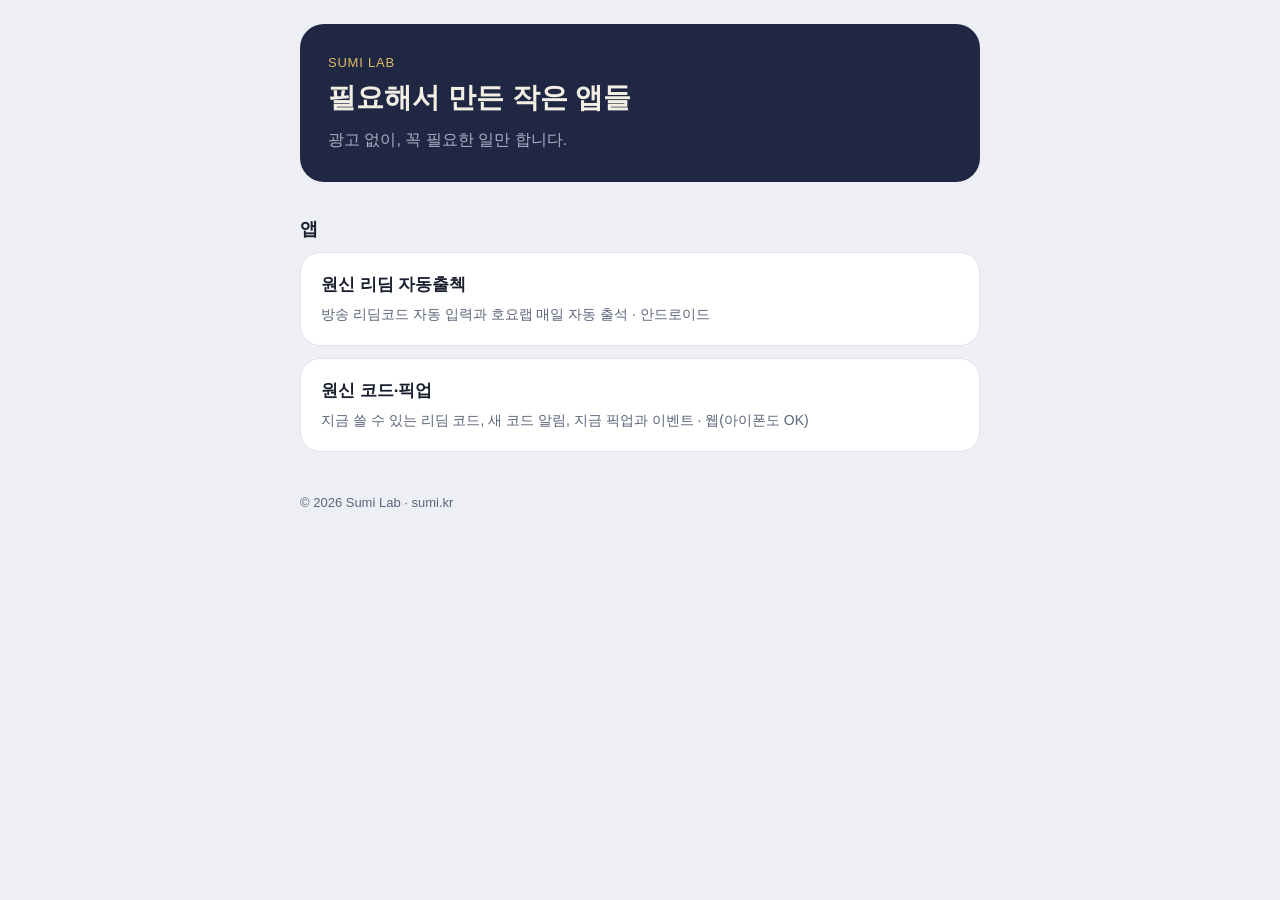
<file: index.html>
<!doctype html>
<html lang="ko">
<head>
<meta charset="utf-8">
<meta name="viewport" content="width=device-width, initial-scale=1, viewport-fit=cover">
<title>Sumi Lab</title>
<meta name="description" content="Sumi Lab이 만든 작은 앱들">
<link rel="stylesheet" href="/style.css">
</head>
<body>
<main>
  <header class="hero">
    <p class="eyebrow">SUMI LAB</p>
    <h1>필요해서 만든 작은 앱들</h1>
    <p>광고 없이, 꼭 필요한 일만 합니다.</p>
  </header>

  <h2>앱</h2>
  <a class="card" href="/checkin/">
    <strong>원신 리딤 자동출첵</strong>
    <span>방송 리딤코드 자동 입력과 호요랩 매일 자동 출석 · 안드로이드</span>
  </a>
  <a class="card" href="/genshin-codes/">
    <strong>원신 코드·픽업</strong>
    <span>지금 쓸 수 있는 리딤 코드, 새 코드 알림, 지금 픽업과 이벤트 · 웹(아이폰도 OK)</span>
  </a>

  <footer>© 2026 Sumi Lab · sumi.kr</footer>
</main>
</body>
</html>
</file>
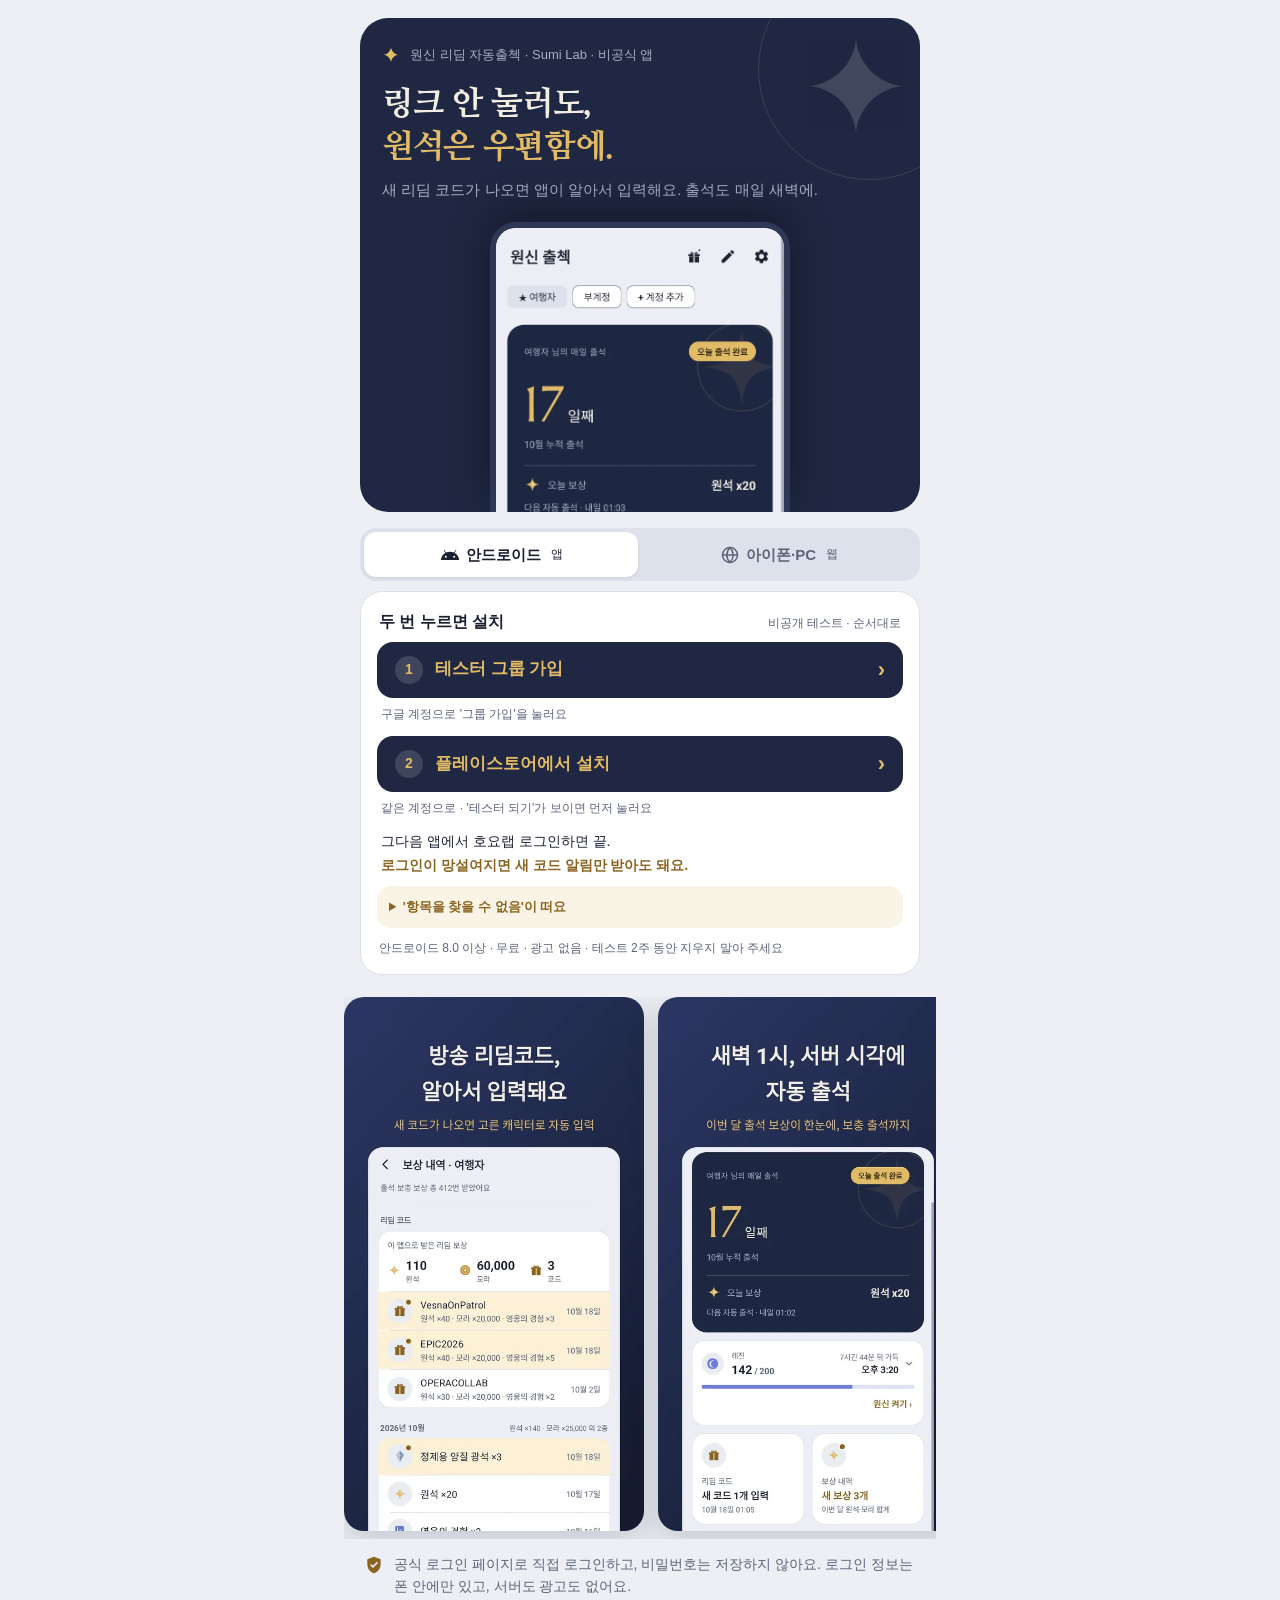
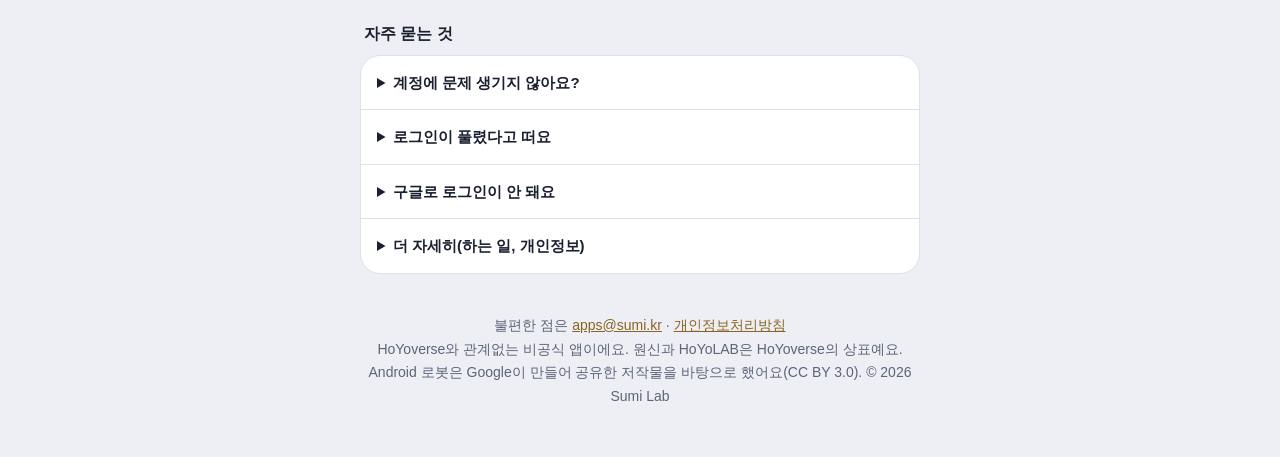
<file: checkin/index.html>
<!doctype html>
<html lang="ko">
<head>
<meta charset="utf-8">
<meta name="viewport" content="width=device-width, initial-scale=1, viewport-fit=cover">
<title>원신 리딤 자동출첵</title>
<meta name="description" content="방송 리딤코드 자동 입력과 원신 호요랩 새벽 1시 자동출석, 레진 알림까지. 광고 없음. 아이폰은 웹에서 코드와 새 코드 알림을 받아요.">
<meta property="og:title" content="원신 리딤 자동출첵 · 테스터 모집">
<meta property="og:description" content="링크 안 눌러도, 원석은 우편함에. 안드로이드는 앱으로, 아이폰은 웹으로.">
<meta property="og:image" content="https://apps.sumi.kr/checkin/img/icon.png">
<link rel="icon" href="/checkin/img/icon.png">
<link rel="stylesheet" href="/style.css">
<style>
  [hidden] { display: none !important; }
  main { max-width: 560px; }
  /* 첫 화면: 밤하늘 카드 하나에 약속 한 줄 */
  .stage { position: relative; overflow: hidden; background: var(--hero); color: var(--hero-ink); border-radius: 28px;
           padding: 26px 22px 22px; margin: 18px 0 16px; }
  .stage::before { content: ""; position: absolute; right: -60px; top: -60px; width: 220px; height: 220px; border-radius: 50%;
                   border: 1px solid rgba(255,255,255,.12); }
  .stage svg.star { position: absolute; right: 18px; top: 22px; width: 92px; height: 92px; opacity: .16; }
  .stage .who svg.mark { width: 18px; height: 18px; flex: none; }
  .stage .who { display: flex; align-items: center; gap: 10px; color: #A8AFC6; font-size: 13px; }
  .stage .who img { width: 40px; height: 40px; border-radius: 12px; }
  /* 제목만 나눔명조 ExtraBold(제목 글자만 담은 7KB 파일, SIL OFL). 홍보 이미지와 같은 글씨체. */
  @font-face { font-family: "Sumi Title Serif"; src: url("/checkin/fonts/title-serif.woff2") format("woff2"); font-display: swap; }
  .stage h1 { margin: 18px 0 8px; font-family: "Sumi Title Serif", serif; font-weight: 400; font-size: 33px; line-height: 1.3; letter-spacing: -.01em; text-wrap: balance; }
  .stage h1 em { font-style: normal; color: var(--gold); }
  .stage p { margin: 0; color: #A8AFC6; font-size: 15px; line-height: 1.6; }
  .stage { padding-bottom: 0; }
  .phone { position: relative; width: 74%; max-width: 300px; height: 290px; margin: 20px auto 0; border-radius: 26px 26px 0 0;
           overflow: hidden; border: 6px solid #2E3756; border-bottom: 0; box-shadow: 0 -10px 40px rgba(0,0,0,.35); background: #EDEFF5; }
  .phone img { display: block; width: 100%; height: auto; }
  .chips { display: flex; flex-wrap: wrap; gap: 6px; margin-top: 16px; }
  .chips span { font-size: 13px; padding: 5px 10px; border-radius: 12px; background: rgba(255,255,255,.09); color: var(--hero-ink); }

  /* 기기 고르기 */
  .seg { display: flex; gap: 4px; background: var(--line); border-radius: 16px; padding: 4px; }
  .seg button { flex: 1; border: 0; background: none; font: inherit; font-size: 15px; font-weight: 700; color: var(--muted);
                padding: 10px 0; border-radius: 12px; cursor: pointer; }
  .seg button[aria-selected="true"] { background: var(--surface); color: var(--ink); box-shadow: 0 1px 3px rgba(0,0,0,.08); }
  .seg button small { font-weight: 400; font-size: 12px; margin-left: 4px; }
  .seg button { display: flex; align-items: center; justify-content: center; gap: 6px; }
  .seg svg.os { width: 20px; height: 20px; flex: none; }
  .panel { background: var(--surface); border: 1px solid var(--line); border-radius: 22px; padding: 16px; margin-top: 10px; }
  .panel .lead { margin: 0 2px 12px; font-size: 14px; color: var(--muted); line-height: 1.55; }
  .panel .lead strong { color: var(--ink); }
  .step { display: flex; align-items: center; gap: 12px; padding: 10px 2px; border-top: 1px solid var(--line); }
  .step:first-of-type { border-top: 0; }
  .step .n { flex: none; width: 28px; height: 28px; border-radius: 50%; display: grid; place-items: center; font-weight: 700; font-size: 14px;
             background: var(--hero); color: var(--gold); }
  .step div { flex: 1; min-width: 0; line-height: 1.4; }
  .step div small { display: block; color: var(--muted); font-size: 12px; }
  .go { flex: none; display: inline-flex; align-items: center; min-height: 40px; padding: 0 16px; border-radius: 20px; font-weight: 700;
        font-size: 14px; text-decoration: none; border: 1px solid var(--line); color: var(--accent); white-space: nowrap; }
  .go.primary { background: var(--hero); border-color: var(--hero); color: var(--gold); }
  @media (prefers-color-scheme: dark) { .go.primary { background: var(--gold); border-color: var(--gold); color: #2A1F08; } }
  .cta { display: flex; align-items: center; justify-content: center; gap: 8px; min-height: 56px; border-radius: 16px; margin-top: 6px;
         background: var(--hero); color: var(--gold); font-weight: 700; font-size: 17px; text-decoration: none; }
  .cta span { font-size: 22px; line-height: 1; }
  @media (prefers-color-scheme: dark) { .cta { background: var(--gold); color: #2A1F08; } }
  .step-cta { justify-content: flex-start; padding: 0 18px; gap: 12px; }
  .step-cta i { font-style: normal; width: 28px; height: 28px; border-radius: 50%; display: grid; place-items: center; font-size: 14px;
                background: rgba(255,255,255,.14); }
  .step-cta span { margin-left: auto; }
  .cta-note { margin: 6px 4px 12px; font-size: 12px; color: var(--muted); }
  .then { margin: 2px 4px 0; font-size: 14px; line-height: 1.7; color: var(--ink); }
  .then b { color: var(--accent); }
  .panel-head { display: flex; align-items: baseline; justify-content: space-between; margin: 0 2px 6px; }
  .panel-head b { font-size: 16px; }
  .panel-head span { font-size: 12px; color: var(--muted); }
  details.help { margin: 8px 0 0; padding: 10px 12px; border: 0; border-radius: 14px; background: color-mix(in srgb, var(--gold) 16%, var(--surface)); }
  details.help summary { font-size: 13px; color: var(--accent); }
  details.help p { font-size: 13px; color: var(--ink); line-height: 1.55; }
  .warn-tip { margin: 8px 2px 0; padding: 10px 12px; border-radius: 14px; background: color-mix(in srgb, var(--gold) 16%, var(--surface));
              font-size: 13px; line-height: 1.55; color: var(--ink); }
  .warn-tip b { display: block; color: var(--accent); }
  .panel .fine { margin: 10px 2px 0; font-size: 12px; color: var(--muted); }
  .web-go { display: flex; align-items: center; gap: 12px; text-decoration: none; color: var(--ink); background: var(--hero); color: var(--hero-ink);
            border-radius: 18px; padding: 14px 16px; }
  .web-go img { width: 40px; height: 40px; border-radius: 12px; }
  .web-go div { flex: 1; line-height: 1.4; }
  .web-go small { display: block; color: #A8AFC6; font-size: 12px; }
  .web-go span { color: var(--gold); font-weight: 700; }
  .vs { display: grid; grid-template-columns: 1fr 1fr; gap: 8px; margin-top: 12px; font-size: 13px; }
  .vs div { background: var(--bg); border-radius: 14px; padding: 10px 12px; line-height: 1.5; }
  .vs b { display: block; font-size: 13px; margin-bottom: 2px; }
  .vs .no { color: var(--muted); }

  /* 화면 미리보기: 옆으로 넘기기(이 페이지의 주인공이라 크게) */
  .shots { margin: 22px -16px 6px; gap: 14px; }
  .shots img { width: 64%; max-width: 300px; border-radius: 20px; border: 0; box-shadow: 0 10px 30px rgba(20,26,46,.18); }
  .assure { display: flex; gap: 10px; align-items: flex-start; margin: 14px 4px 6px; font-size: 14px; line-height: 1.6; color: var(--muted); }
  .assure svg { flex: none; width: 20px; height: 20px; margin-top: 2px; color: var(--accent); }
  .faq { background: var(--surface); border: 1px solid var(--line); border-radius: 20px; overflow: hidden; }
  .faq details { margin: 0; border: 0; border-radius: 0; border-top: 1px solid var(--line); background: none; padding: 14px 16px; }
  .faq details:first-child { border-top: 0; }
  .faq summary { font-size: 15px; font-weight: 600; }

  /* 하는 일: 작은 타일 */
  .tiles { display: grid; grid-template-columns: 1fr 1fr; gap: 8px; margin: 18px 0 10px; }
  .tiles div { background: var(--surface); border: 1px solid var(--line); border-radius: 18px; padding: 12px 14px; font-size: 13px; color: var(--muted); line-height: 1.45; }
  .tiles div b { display: block; color: var(--ink); font-size: 15px; margin-bottom: 2px; }
  .trust { display: flex; flex-wrap: wrap; gap: 6px; margin: 4px 0 18px; }
  .trust span { font-size: 12px; padding: 5px 10px; border-radius: 12px; background: var(--surface); border: 1px solid var(--line); color: var(--muted); }
  h2 { margin: 22px 4px 8px; font-size: 16px; }
  footer { text-align: center; font-size: 12px; }
  /* 스크린샷 크게 보기 */
  .shots img { cursor: zoom-in; }
  .viewer { position: fixed; inset: 0; z-index: 30; background: rgba(8,10,18,.92); display: flex; align-items: center; justify-content: center;
            padding: env(safe-area-inset-top) 0 env(safe-area-inset-bottom); touch-action: pan-y; }
  .viewer img { max-width: min(92vw, 520px); max-height: 86vh; border-radius: 18px; box-shadow: 0 20px 60px rgba(0,0,0,.5); }
  .viewer button { position: absolute; border: 0; background: rgba(255,255,255,.12); color: #fff; width: 44px; height: 44px; border-radius: 50%;
                   font-size: 22px; line-height: 1; cursor: pointer; }
  .viewer .close { top: calc(14px + env(safe-area-inset-top)); right: 14px; }
  .viewer .prev { left: 10px; top: 50%; transform: translateY(-50%); }
  .viewer .next { right: 10px; top: 50%; transform: translateY(-50%); }
  .viewer .count { position: absolute; bottom: calc(16px + env(safe-area-inset-bottom)); left: 0; right: 0; text-align: center; color: #A8AFC6; font-size: 13px; }
</style>
</head>
<body>
<main>
  <section class="stage">
    <svg class="star" viewBox="0 0 24 24" fill="#F2EEE3" aria-hidden="true"><path d="M12 0c.8 6.4 5.6 11.2 12 12-6.4.8-11.2 5.6-12 12-.8-6.4-5.6-11.2-12-12C6.4 11.2 11.2 6.4 12 0Z"/></svg>
    <div class="who"><svg class="mark" viewBox="0 0 24 24" aria-hidden="true"><path fill="#E1BB66" d="M12 1.5c.7 5.4 4.6 9.3 10 10-5.4.7-9.3 4.6-10 10-.7-5.4-4.6-9.3-10-10 5.4-.7 9.3-4.6 10-10Z"/></svg>원신 리딤 자동출첵 · Sumi Lab · 비공식 앱</div>
    <h1 data-for="android">링크 안 눌러도,<br><em>원석은 우편함에.</em></h1>
    <p data-for="android">새 리딤 코드가 나오면 앱이 알아서 입력해요. 출석도 매일 새벽에.</p>
    <h1 data-for="ios" hidden>새 리딤 코드,<br><em>놓치지 않게.</em></h1>
    <p data-for="ios" hidden>누르면 코드가 채워진 입력 페이지로. 새 코드가 나오면 알림도 와요.</p>
    <div class="phone"><img data-for="android" src="/checkin/img/hero-app.webp" alt="오늘 출석 완료, 17일째, 레진 142/200이 보이는 앱 메인 화면" width="635" height="1000"><img data-for="ios" hidden src="/checkin/img/hero-web.webp" alt="지금 쓸 수 있는 리딤 코드 16개가 보이는 웹 화면" width="635" height="1000"></div>
  </section>

  <div class="seg" role="tablist">
    <button role="tab" aria-selected="true" data-device="android"><svg class="os" viewBox="0 0 24 24" aria-hidden="true"><path fill="currentColor" d="M17.6 9.48l1.84-3.18a.38.38 0 0 0-.66-.38l-1.86 3.22a11.4 11.4 0 0 0-9.84 0L5.22 5.92a.38.38 0 0 0-.66.38L6.4 9.48A10.8 10.8 0 0 0 1 18h22a10.8 10.8 0 0 0-5.4-8.52ZM7 15.25a1.25 1.25 0 1 1 0-2.5 1.25 1.25 0 0 1 0 2.5Zm10 0a1.25 1.25 0 1 1 0-2.5 1.25 1.25 0 0 1 0 2.5Z"/></svg>안드로이드<small>앱</small></button>
    <button role="tab" aria-selected="false" data-device="ios"><svg class="os" viewBox="0 0 24 24" fill="none" stroke="currentColor" stroke-width="1.8" aria-hidden="true"><circle cx="12" cy="12" r="9"/><path d="M3 12h18M12 3c2.6 2.8 3.8 5.8 3.8 9s-1.2 6.2-3.8 9c-2.6-2.8-3.8-5.8-3.8-9S9.4 5.8 12 3Z"/></svg>아이폰·PC<small>웹</small></button>
  </div>

  <section class="panel" data-for="android">
    <div class="panel-head"><b>두 번 누르면 설치</b><span>비공개 테스트 · 순서대로</span></div>
    <a class="cta step-cta" href="https://groups.google.com/g/sumi-checkin-testers" target="_blank" rel="noopener"><i>1</i>테스터 그룹 가입<span aria-hidden="true">›</span></a>
    <p class="cta-note">구글 계정으로 '그룹 가입'을 눌러요</p>
    <a class="cta step-cta" href="https://play.google.com/store/apps/details?id=kr.sumi.checkin" target="_blank" rel="noopener"><i>2</i>플레이스토어에서 설치<span aria-hidden="true">›</span></a>
    <p class="cta-note">같은 계정으로 · '테스터 되기'가 보이면 먼저 눌러요</p>
    <p class="then">그다음 앱에서 호요랩 로그인하면 끝.<br><b>로그인이 망설여지면 새 코드 알림만 받아도 돼요.</b></p>
    <details class="help"><summary>'항목을 찾을 수 없음'이 떠요</summary>
      <p>그룹에 가입한 계정과 플레이스토어 계정이 달라서 그래요. 플레이스토어 앱 오른쪽 위 프로필에서 <strong>가입한 계정으로 바꾼 뒤</strong> 다시 '설치'를 눌러 주세요.</p></details>
    <p class="fine">안드로이드 8.0 이상 · 무료 · 광고 없음 · 테스트 2주 동안 지우지 말아 주세요</p>
  </section>

  <section class="panel" data-for="ios" hidden>
    <div class="panel-head"><b>웹에서 바로 써요</b><span>설치·로그인 없음</span></div>
    <a class="cta" href="/genshin-codes/">원신 코드·픽업 열기<span aria-hidden="true">›</span></a>
    <p class="fine">아이폰은 사파리 공유 → '홈 화면에 추가'하면 앱처럼 열리고 새 코드 알림도 와요(iOS 16.4 이상). 자동 입력·출석은 안드로이드 앱만 돼요.</p>
  </section>

  <div class="shots" aria-label="앱 화면" data-for="android">
    <img src="/checkin/img/screenshot1Redeem.webp" alt="받은 리딤 코드와 보상 합계 화면" width="540" height="960" loading="lazy">
    <img src="/checkin/img/screenshot2CheckIn.webp" alt="새벽 1시 서버 시각에 자동 출석하는 메인 화면" width="540" height="960" loading="lazy">
    <img src="/checkin/img/screenshot3Resin.webp" alt="레진과 가득 차는 시각, 탐사 파견·주전자·일일 의뢰와 원신 켜기 버튼" width="540" height="960" loading="lazy">
    <img src="/checkin/img/screenshot4History.webp" alt="이번 달 받은 원석과 리딤 보상 합계 화면" width="540" height="960" loading="lazy">
    <img src="/checkin/img/screenshot5Alerts.webp" alt="밤에 온 알림은 무음으로, 아침 알림은 그대로 오는 알림창" width="540" height="960" loading="lazy">
    <img src="/checkin/img/screenshot6Dark.webp" alt="여러 계정과 다크 모드 화면" width="540" height="960" loading="lazy">
    <img src="/checkin/img/screenshot7Trust.webp" alt="비밀번호 저장 안 함, 서버·광고 없음, 1MB 미만" width="540" height="960" loading="lazy">
  </div>

  <div class="shots" aria-label="웹 화면" data-for="ios" hidden>
    <img src="/genshin-codes/img/web1Codes.webp" alt="지금 쓸 수 있는 리딤 코드 목록, 누르면 공식 입력 페이지" width="540" height="960" loading="lazy">
    <img src="/genshin-codes/img/web2Alert.webp" alt="새 코드 알림 받기 창" width="540" height="960" loading="lazy">
    <img src="/genshin-codes/img/web3Reruns.webp" alt="한정 캐릭터 복각표" width="540" height="960" loading="lazy">
    <img src="/genshin-codes/img/web4Events.webp" alt="진행 중인 이벤트 목록" width="540" height="960" loading="lazy">
  </div>

  <p class="assure" data-for="android"><svg viewBox="0 0 24 24" fill="currentColor" aria-hidden="true"><path d="M12 2 4 5v6c0 5 3.4 9.4 8 11 4.6-1.6 8-6 8-11V5Zm-1.2 13.6-3.4-3.4 1.4-1.4 2 2 4.6-4.6 1.4 1.4Z"/></svg>
    공식 로그인 페이지로 직접 로그인하고, 비밀번호는 저장하지 않아요. 로그인 정보는 폰 안에만 있고, 서버도 광고도 없어요.</p>
  <p class="assure" data-for="ios" hidden><svg viewBox="0 0 24 24" fill="currentColor" aria-hidden="true"><path d="M12 2 4 5v6c0 5 3.4 9.4 8 11 4.6-1.6 8-6 8-11V5Zm-1.2 13.6-3.4-3.4 1.4-1.4 2 2 4.6-4.6 1.4 1.4Z"/></svg>
    로그인도 설치도 없어요. 무료이고 광고도 없어요. 알림은 켤 때만 알림 서비스에 정보가 저장돼요.</p>

  <h2>자주 묻는 것</h2>
  <div class="faq">
  <details>
    <summary>계정에 문제 생기지 않아요?</summary>
    <p>호요랩 웹에서 사람이 출석 버튼을 누를 때와 같은 요청을 하루 한 번 보내요. 다만 HoYoverse가 만든 공식 앱은 아니라는 점은 알고 써 주세요.</p>
  </details>
  <details>
    <summary>로그인이 풀렸다고 떠요</summary>
    <p>호요랩 앱이나 브라우저에서 따로 로그인해도 이 앱 로그인은 그대로예요. 로그인은 1년 동안 유지되고, 만료 2주 전에 알림으로 알려 드려요. 알림을 눌러 다시 로그인하면 그 자리에서 바로 출석해요.</p>
  </details>
  <details>
    <summary>구글로 로그인이 안 돼요</summary>
    <p>구글은 다른 앱 안에서 하는 구글 로그인을 막아요. <strong>구글 이메일 주소와 호요버스 비밀번호</strong>로 로그인해 주세요. 비밀번호가 없으면 로그인 창의 「문제 발생」에서 새로 만들 수 있어요. 같은 계정이라 게임 데이터는 그대로예요.</p>
  </details>
  <details>
    <summary>더 자세히(하는 일, 개인정보)</summary>
    <p>여러 계정 등록, 보충 출석, 이번 달 보상 합계, 출석 보상 달력, 알림 종류별로 끄기(밤에는 소리 없이), 메인 화면 카드 순서 바꾸기도 돼요.
한정 캐릭터 복각표(기다리는 캐릭터 픽업 알림)와 진행 중인 이벤트 모아 보기도 있어요.
원하면 최애 캐릭터와 함께하는 '로비형' 홈으로 바꿀 수 있어요. 시간에 맞춰 인사하고, 누르면 다른 대사와 음성(기본은 꺼짐)을 들려줘요. 그림·대사·음성은 켰을 때만 HoYoLAB 위키의 공개 자료를 받아 써요.
      앱은 하루에 몇 번 호요랩과 짧게 통신할 뿐이라 배터리·데이터 부담이 거의 없어요.
      자세한 내용은 <a href="/checkin/privacy/">개인정보처리방침</a>과 <a href="https://github.com/lesumein/genshin-checkin" target="_blank" rel="noopener">소스 코드</a>에 있어요.</p>
  </details>
  </div>


  <footer class="muted">
    불편한 점은 <a href="mailto:apps@sumi.kr">apps@sumi.kr</a> · <a href="/checkin/privacy/">개인정보처리방침</a><br>
    HoYoverse와 관계없는 비공식 앱이에요. 원신과 HoYoLAB은 HoYoverse의 상표예요.<br>
    Android 로봇은 Google이 만들어 공유한 저작물을 바탕으로 했어요(CC BY 3.0). © 2026 Sumi Lab
  </footer>
</main>
<script>
  // 아이폰·아이패드로 열면 웹 쪽을 먼저 보여 준다. 고른 쪽은 이 기기에서 기억한다.
  (() => {
    const ios = /iPhone|iPad|iPod/.test(navigator.userAgent) || (navigator.platform === "MacIntel" && navigator.maxTouchPoints > 1);
    let saved = null;
    try { saved = localStorage.getItem("device"); } catch {}
    function show(d) {
      document.querySelectorAll("[data-device]").forEach(b => b.setAttribute("aria-selected", b.dataset.device === d));
      document.querySelectorAll("[data-for]").forEach(p => p.hidden = p.dataset.for !== d);
    }
    document.querySelectorAll("[data-device]").forEach(b => b.onclick = () => {
      show(b.dataset.device);
      try { localStorage.setItem("device", b.dataset.device); } catch {}
    });
    show(saved || (ios ? "ios" : "android"));
  })();
</script>
<div class="viewer" id="viewer" hidden role="dialog" aria-modal="true" aria-label="화면 크게 보기">
  <img id="viewerImg" alt="">
  <button class="close" type="button" aria-label="닫기">×</button>
  <button class="prev" type="button" aria-label="이전">‹</button>
  <button class="next" type="button" aria-label="다음">›</button>
  <div class="count" id="viewerCount"></div>
</div>
<script>
  // 스크린샷을 누르면 크게 보고, 옆으로 넘기거나 화살표로 다음 장, 바깥을 누르거나 ×로 닫는다.
  (() => {
    const viewer = document.getElementById("viewer"), big = document.getElementById("viewerImg"), count = document.getElementById("viewerCount");
    let list = [], at = 0, startX = null;
    function show(i) {
      at = (i + list.length) % list.length;
      big.src = list[at].src; big.alt = list[at].alt;
      count.textContent = `${at + 1} / ${list.length}`;
    }
    function open(img) {
      list = [...img.closest(".shots").querySelectorAll("img")];
      show(list.indexOf(img)); viewer.hidden = false; document.body.style.overflow = "hidden";
    }
    function close() { viewer.hidden = true; document.body.style.overflow = ""; }
    document.querySelectorAll(".shots img").forEach(img => img.addEventListener("click", () => open(img)));
    viewer.querySelector(".close").onclick = close;
    viewer.querySelector(".prev").onclick = e => { e.stopPropagation(); show(at - 1); };
    viewer.querySelector(".next").onclick = e => { e.stopPropagation(); show(at + 1); };
    viewer.addEventListener("click", e => { if (e.target === viewer) close(); });
    big.addEventListener("click", e => { e.stopPropagation(); show(at + 1); });
    viewer.addEventListener("touchstart", e => { startX = e.touches[0].clientX; }, { passive: true });
    viewer.addEventListener("touchend", e => {
      if (startX === null) return;
      const dx = e.changedTouches[0].clientX - startX; startX = null;
      if (Math.abs(dx) > 40) show(at + (dx < 0 ? 1 : -1));
    });
    document.addEventListener("keydown", e => {
      if (viewer.hidden) return;
      if (e.key === "Escape") close();
      if (e.key === "ArrowRight") show(at + 1);
      if (e.key === "ArrowLeft") show(at - 1);
    });
  })();
</script>
</body>
</html>
</file>
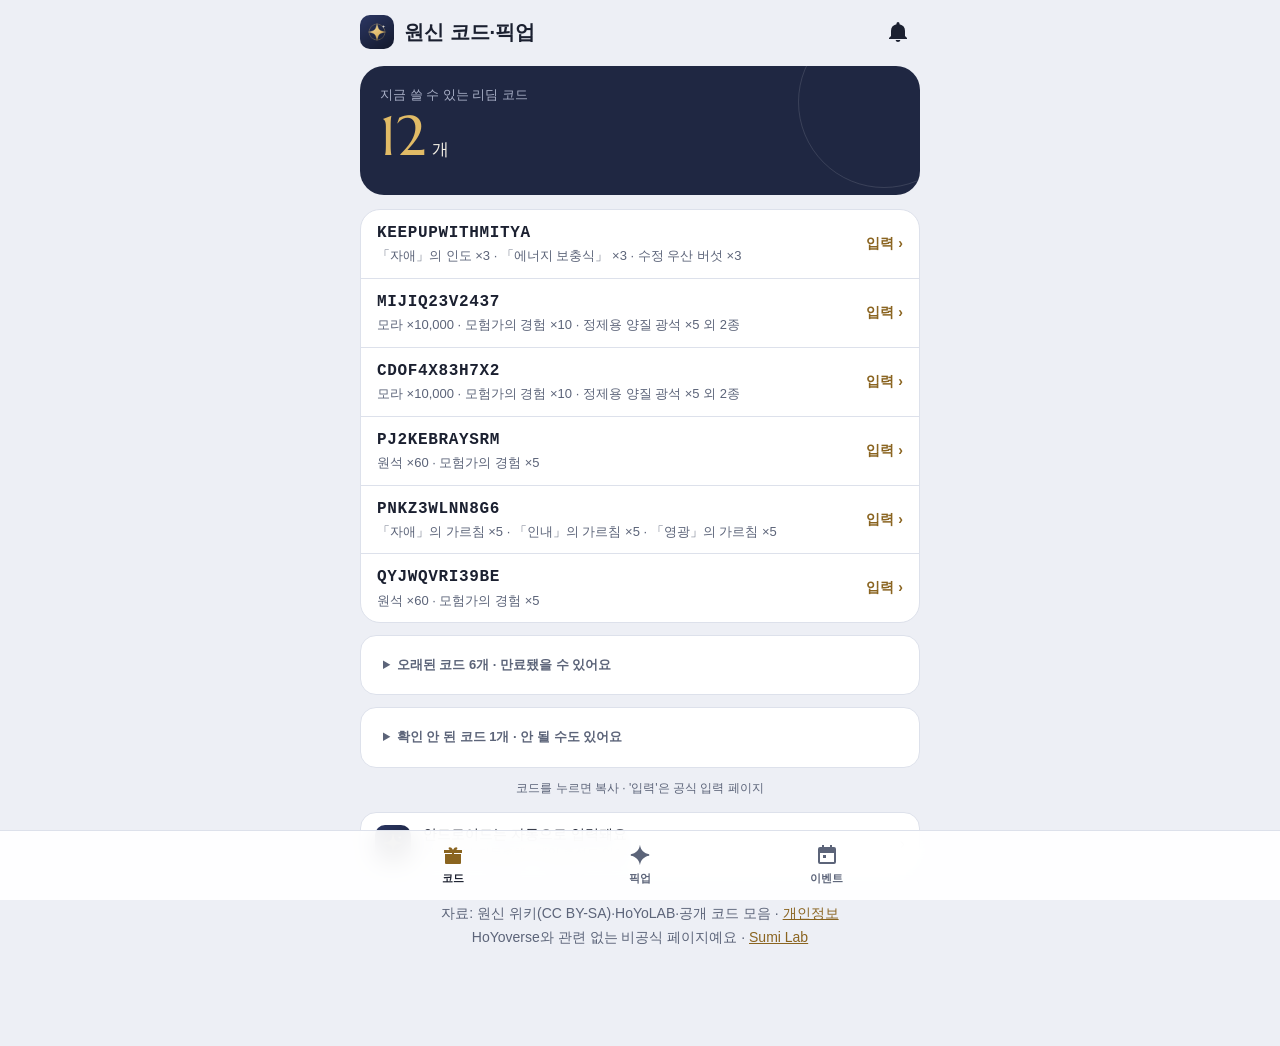
<file: genshin-codes/index.html>
<!doctype html>
<html lang="ko">
<head>
<meta charset="utf-8">
<meta name="viewport" content="width=device-width, initial-scale=1, viewport-fit=cover">
<title>원신 코드·픽업</title>
<meta name="description" content="지금 쓸 수 있는 원신 리딤 코드와 지금 픽업, 진행 중인 이벤트를 로그인 없이. 새 코드가 나오면 알림도 받을 수 있어요.">
<meta property="og:title" content="원신 코드·픽업 · Sumi Lab">
<meta property="og:description" content="리딤 코드는 누르면 바로 입력 페이지로. 새 코드 알림도 받을 수 있어요.">
<meta property="og:image" content="https://apps.sumi.kr/genshin-codes/icon-512.png">
<meta name="theme-color" content="#EDEFF5" media="(prefers-color-scheme: light)">
<meta name="theme-color" content="#0F121A" media="(prefers-color-scheme: dark)">
<meta name="apple-mobile-web-app-capable" content="yes">
<meta name="apple-mobile-web-app-title" content="원신 코드">
<link rel="manifest" href="/genshin-codes/manifest.webmanifest">
<link rel="icon" href="/genshin-codes/icon-192.png">
<link rel="apple-touch-icon" href="/genshin-codes/apple-touch-icon.png">
<link rel="stylesheet" href="/style.css">
<style>
  [hidden] { display: none !important; }
  /* 앱과 같은 색: 원소, 표시 */
  :root { --pyro:#D9573A; --hydro:#3A86D6; --electro:#9A63CF; --cryo:#5DB7D3; --anemo:#3BA88F; --geo:#C99A2E; --dendro:#6FA83A;
          --live:#4E8A55; --warn:#B04A2A; --chip:#E9ECF3; --hero-muted:#A8AFC6; }
  @media (prefers-color-scheme: dark) { :root { --chip:#272D3D; --warn:#E07A55; } }
  /* 앱의 큰 숫자 글꼴(Marcellus 숫자만, SIL OFL) */
  @font-face { font-family: "Hoyo Numerals"; src: url("/genshin-codes/fonts/hoyo_numerals.ttf") format("truetype"); font-display: swap; }
  body { padding-top: 0; padding-bottom: calc(96px + env(safe-area-inset-bottom)); }
  @keyframes rise { from { opacity: 0; transform: translateY(6px); } to { opacity: 1; transform: none; } }
  [data-panel]:not([hidden]) { animation: rise .25s ease-out; }
  main { max-width: 560px; }

  /* 위: 앱 이름과 알림 버튼 */
  .bar { position: sticky; top: 0; z-index: 5; background: var(--bg); padding: calc(10px + env(safe-area-inset-top)) 0 8px;
         display: flex; align-items: center; gap: 10px; }
  .bar img { width: 34px; height: 34px; border-radius: 10px; }
  .bar h1 { font-size: 20px; margin: 0; }
  .home { flex: 1; display: flex; align-items: center; gap: 10px; text-decoration: none; color: var(--ink); }
  .icon-btn { position: relative; width: 44px; height: 44px; border: 0; border-radius: 50%; background: none; color: var(--ink);
              display: grid; place-items: center; cursor: pointer; }
  .icon-btn svg { width: 24px; height: 24px; }
  .icon-btn .dot { position: absolute; top: 9px; right: 9px; width: 9px; height: 9px; border-radius: 50%; background: var(--gold);
                   border: 2px solid var(--bg); }
  .icon-btn.on { color: var(--accent); }

  /* 아래 탭(앱처럼) */
  .nav { position: fixed; left: 0; right: 0; bottom: 0; z-index: 6; background: color-mix(in srgb, var(--surface) 92%, transparent);
         backdrop-filter: blur(12px); -webkit-backdrop-filter: blur(12px); border-top: 1px solid var(--line);
         padding: 6px 12px calc(6px + env(safe-area-inset-bottom)); }
  .nav div { max-width: 560px; margin: 0 auto; display: flex; }
  .nav button { flex: 1; border: 0; background: none; font: inherit; font-size: 11px; font-weight: 700; color: var(--muted);
                display: flex; flex-direction: column; align-items: center; gap: 2px; padding: 6px 0; cursor: pointer; }
  .nav button svg { width: 24px; height: 24px; }
  .nav button[aria-selected="true"] { color: var(--ink); }
  .nav button[aria-selected="true"] svg { color: var(--accent); }

  /* 코드 탭 위 요약 */
  .sum { position: relative; overflow: hidden; background: var(--hero); color: var(--hero-ink); border-radius: 24px; padding: 18px 20px; margin: 4px 0 14px; }
  .sum::after { content: ""; position: absolute; right: -50px; top: -50px; width: 170px; height: 170px; border-radius: 50%; border: 1px solid rgba(255,255,255,.12); }
  .sum .eyebrow { color: var(--hero-muted); font-size: 13px; }
  .sum .big { display: flex; align-items: baseline; gap: 6px; margin-top: 2px; }
  .sum .big b { font-family: "Hoyo Numerals", Georgia, serif; font-weight: 400; font-size: 56px; line-height: 1; color: var(--gold); }
  .sum .big span { font-size: 17px; }
  .sum .facts { display: flex; flex-wrap: wrap; gap: 6px; margin-top: 12px; }
  .sum .facts span { font-size: 12px; padding: 4px 9px; border-radius: 10px; background: rgba(255,255,255,.09); }
  .sum .facts span.hot { background: var(--live); }
  .sum .facts span.warn { background: rgba(224,122,85,.28); }
  .label { margin: 16px 6px 8px; font-size: 13px; font-weight: 700; color: var(--muted); }
  .group.live { border-color: color-mix(in srgb, var(--live) 45%, var(--line)); }
  .code-row.copied .code { color: var(--live); }
  .aged { margin-top: 12px; }
  .aged summary { cursor: pointer; color: var(--muted); font-size: 13px; font-weight: 700; padding: 6px; }
  .aged .group { opacity: .75; margin-top: 6px; }

  /* 리딤 코드 */
  .group { background: var(--surface); border: 1px solid var(--line); border-radius: 20px; overflow: hidden; }
  .code-row { display: flex; align-items: center; gap: 10px; padding: 12px 16px; border-top: 1px solid var(--line); }
  .code-row:first-child { border-top: 0; }
  .code-row.opened { opacity: .5; }
  .code-main { flex: 1; min-width: 0; }
  .code-line { display: flex; align-items: center; gap: 6px; flex-wrap: wrap; }
  .code { font: 700 16px/1.4 ui-monospace, "SF Mono", Menlo, Consolas, monospace; letter-spacing: .04em; color: var(--ink);
          background: none; border: 0; padding: 0; cursor: pointer; }
  .pill { font-size: 11px; font-weight: 700; line-height: 1; padding: 4px 7px; border-radius: 8px; white-space: nowrap; }
  .pill.live { background: var(--live); color: #F2EEE3; }
  .pill.new { background: var(--gold); color: #2A1F08; }
  .pill.server { background: var(--chip); color: var(--muted); }
  .pill.server.only { background: var(--hydro); color: #fff; }
  .detail { color: var(--muted); font-size: 13px; line-height: 1.5; margin-top: 2px; overflow: hidden; text-overflow: ellipsis; white-space: nowrap; }
  .detail .soon { color: var(--warn); font-weight: 600; }
  .enter { flex: none; font-weight: 700; font-size: 14px; color: var(--accent); text-decoration: none; padding: 10px 0 10px 8px; }
  .more { display: block; width: 100%; border: 0; border-top: 1px solid var(--line); background: none; color: var(--muted);
          font: inherit; font-size: 14px; padding: 12px; cursor: pointer; }
  .tip { color: var(--muted); font-size: 12px; text-align: center; margin: 10px 0 0; }

  /* 픽업 */
  .pickup { background: var(--hero); color: var(--hero-ink); border-radius: 24px; padding: 20px; position: relative; overflow: hidden; }
  .pickup::after { content: ""; position: absolute; right: -40px; top: -40px; width: 150px; height: 150px; border-radius: 50%;
                   border: 1px solid rgba(255,255,255,.12); }
  .pickup h2 { margin: 0; color: var(--gold); font-size: 18px; }
  .pickup .period { color: var(--hero-muted); font-size: 13px; }
  .tokens { display: flex; gap: 8px; margin: 14px 0 0; flex-wrap: wrap; }
  .token { width: 76px; text-align: center; }
  .circle { width: 52px; height: 52px; border-radius: 50%; margin: 0 auto; display: grid; place-items: center; border: 2px solid var(--gold); }
  .circle svg { width: 30px; height: 30px; }
  .token b { display: block; font-size: 13px; margin-top: 6px; white-space: nowrap; overflow: hidden; text-overflow: ellipsis; }
  .board { background: var(--hero); color: var(--hero-ink); border-radius: 24px; padding: 18px 10px 8px; margin-top: 12px; }
  .board h3 { margin: 0 8px; font-size: 17px; display: flex; align-items: center; justify-content: space-between; }
  .board h3 small { font-size: 12px; font-weight: 700; background: rgba(255,255,255,.12); border-radius: 10px; padding: 3px 8px; }
  .legend { display: flex; flex-wrap: wrap; align-items: center; gap: 6px; margin: 10px 8px 4px; font-size: 12px; color: var(--hero-muted); }
  .grid { display: grid; grid-template-columns: repeat(5, 1fr); gap: 14px 2px; margin-top: 14px; }
  .tile { text-align: center; min-width: 0; }
  .tile.recent { opacity: .55; } .tile.mid { opacity: .85; }
  .tile .face { position: relative; width: 52px; height: 52px; margin: 0 auto; }
  .tile .orb { width: 52px; height: 52px; border-radius: 50%; display: grid; place-items: center; }
  .tile .orb svg { width: 32px; height: 32px; }
  /* 공식 얼굴 그림(있으면 원소 아이콘 위에 덮는다. 못 받으면 지워져 아이콘이 보인다) */
  .tile .orb, .circle { position: relative; overflow: hidden; }
  .orb img, .circle img { position: absolute; inset: 0; width: 100%; height: 100%; object-fit: cover; border-radius: 50%; }
  .credit { margin: 10px 4px 0; font-size: 11px; color: var(--muted); text-align: center; }
  .badge { position: absolute; right: -8px; bottom: -4px; min-width: 24px; padding: 2px 6px; border-radius: 12px; border: 2px solid var(--hero);
           color: #fff; font-weight: 700; font-size: 13px; line-height: 1.2; }
  .badge.big { font-size: 15px; } .badge.now { font-size: 10px; padding: 3px 6px; }
  .tile b { display: block; font-size: 12px; margin-top: 6px; white-space: nowrap; overflow: hidden; text-overflow: ellipsis; padding: 0 2px; }
  .tile b.strong { font-size: 13px; }
  .tile .tag { display: inline-block; margin-top: 2px; font-size: 10px; color: var(--hero-muted); }
  .tile .tag.pill { color: #fff; padding: 2px 6px; }
  .pill.rnew { background: var(--live); color: #F2EEE3; } .pill.chron { background: var(--gold); color: #2A1F08; } .pill.none { background: var(--hydro); color: #fff; }

  /* 이벤트 */
  .event { position: relative; display: block; text-decoration: none; color: var(--ink); background: var(--surface); border: 1px solid var(--line);
           border-radius: 20px; overflow: hidden; margin-bottom: 14px; }
  .event .left { position: absolute; left: 10px; top: 10px; font-size: 12px; font-weight: 700; padding: 4px 10px; border-radius: 12px;
                 background: rgba(20,26,46,.72); color: #fff; }
  .event .left.soon { background: var(--gold); color: #2A1F08; }
  .event img { display: block; width: 100%; aspect-ratio: 16/9; object-fit: cover; background: var(--hero); }
  .event div { padding: 12px 16px 14px; }
  .event strong { display: -webkit-box; -webkit-line-clamp: 2; -webkit-box-orient: vertical; overflow: hidden; font-size: 15px; line-height: 1.45; }
  .event span { color: var(--muted); font-size: 13px; }

  /* 안드로이드 앱 안내(작게) */
  .app-link { display: flex; align-items: center; gap: 12px; text-decoration: none; color: var(--ink); background: var(--surface);
              border: 1px solid var(--line); border-radius: 16px; padding: 12px 14px; margin-top: 14px; }
  .app-link img { width: 36px; height: 36px; border-radius: 10px; }
  .app-link div { flex: 1; font-size: 14px; line-height: 1.4; }
  .app-link small { display: block; color: var(--muted); font-size: 12px; }

  /* 알림 시트 */
  .scrim { position: fixed; inset: 0; background: rgba(10,12,20,.45); z-index: 10; }
  .sheet { position: fixed; left: 0; right: 0; bottom: 0; z-index: 11; background: var(--surface); border-radius: 24px 24px 0 0;
           padding: 10px 20px calc(20px + env(safe-area-inset-bottom)); max-width: 560px; margin: 0 auto; }
  .sheet .grab { width: 40px; height: 4px; border-radius: 2px; background: var(--line); margin: 0 auto 14px; }
  .sheet h2 { margin: 0 0 4px; font-size: 18px; }
  .sheet p { margin: 0 0 14px; color: var(--muted); font-size: 14px; line-height: 1.55; }
  .sheet .btn-wide { display: block; width: 100%; border: 0; border-radius: 14px; padding: 13px; font: inherit; font-weight: 700; font-size: 15px;
                     cursor: pointer; background: var(--hero); color: var(--hero-ink); text-align: center; text-decoration: none; }
  @media (prefers-color-scheme: dark) { .sheet .btn-wide { background: var(--gold); color: #2A1F08; } }
  .sheet .btn-wide.quiet { background: var(--chip); color: var(--ink); }
  .sheet details { margin: -4px 0 14px; font-size: 14px; }
  .sheet summary { color: var(--accent); font-weight: 700; cursor: pointer; }
  .sheet ol { margin: 8px 0 0; padding-left: 1.2em; color: var(--ink); }
  .sheet .fine { margin: 12px 0 0; font-size: 12px; text-align: center; }

  .toast { position: fixed; left: 50%; bottom: calc(84px + env(safe-area-inset-bottom)); transform: translateX(-50%); background: #1B2030; color: #F2EEE3;
           padding: 10px 16px; border-radius: 12px; font-size: 14px; opacity: 0; transition: opacity .2s; pointer-events: none; z-index: 20; white-space: nowrap; }
  .toast.show { opacity: 1; }
  .empty { padding: 18px; color: var(--muted); font-size: 14px; text-align: center; }
  footer { margin-top: 28px; text-align: center; font-size: 12px; }
</style>
</head>
<body>
<main>
  <div class="bar">
    <a class="home" href="/checkin/" id="home" aria-label="소개 페이지(안드로이드 앱·웹)"><img src="/genshin-codes/icon-192.png" alt=""><h1>원신 코드·픽업</h1></a>
    <button class="icon-btn" id="bell" type="button" aria-label="새 코드 알림">
      <svg viewBox="0 0 24 24" fill="currentColor" aria-hidden="true"><path d="M12 22a2.5 2.5 0 0 0 2.45-2h-4.9A2.5 2.5 0 0 0 12 22Zm7-6V11a7 7 0 0 0-5.5-6.84V3.5a1.5 1.5 0 0 0-3 0v.66A7 7 0 0 0 5 11v5l-2 2v1h18v-1Z"/></svg>
      <span class="dot" id="bellDot" hidden></span>
    </button>
  </div>


  <section data-panel="codes">
    <div class="sum" id="sum"><div class="eyebrow">지금 쓸 수 있는 리딤 코드</div><div class="big"><b>·</b></div></div>
    <div id="liveBox" hidden><div class="label">방송 코드 · 금방 끝나서 먼저 입력하세요</div><div class="group live" id="liveCodes"></div></div>
    <div class="label" id="restLabel" hidden>그 밖의 코드</div>
    <div class="group" id="codes"><div class="empty">불러오는 중...</div></div>
    <details class="aged" id="agedBox" hidden><summary id="agedSum"></summary><div class="group" id="agedCodes"></div></details>
    <details class="aged" id="unverBox" hidden><summary id="unverSum"></summary><div class="group" id="unverCodes"></div></details>
    <p class="tip">코드를 누르면 복사 · '입력'은 공식 입력 페이지</p>
    <a class="app-link" href="/checkin/">
      <img src="/checkin/img/icon.png" alt="">
      <div>안드로이드는 자동으로 입력돼요<small>원신 리딤 자동출첵 · 매일 출석도 알아서</small></div>
      <span aria-hidden="true">›</span>
    </a>
  </section>

  <section data-panel="pickup" hidden>
    <div class="pickup" id="pickup"><div class="period">불러오는 중...</div></div>
    <div id="boards"></div>
    <a class="app-link" href="/checkin/">
      <img src="/checkin/img/icon.png" alt="">
      <div>기다리는 캐릭터 픽업 알림은 앱에서<small>원신 리딤 자동출첵 · 캐릭터를 누르면 픽업이 열릴 때 알려 줘요</small></div>
      <span aria-hidden="true">›</span>
    </a>
  </section>

  <section data-panel="events" hidden>
    <div id="events"><div class="group empty">불러오는 중...</div></div>
  </section>

  <footer class="muted">
    자료: 원신 위키(CC BY-SA)·HoYoLAB·공개 코드 모음 · <a href="/genshin-codes/privacy/">개인정보</a><br>
    HoYoverse와 관련 없는 비공식 페이지예요 · <a href="/">Sumi Lab</a>
  </footer>
</main>

<nav class="nav" role="tablist"><div>
  <button role="tab" aria-selected="true" data-tab="codes"><svg viewBox="0 0 24 24" fill="currentColor" aria-hidden="true"><path d="M4 11h16v9a1 1 0 0 1-1 1H5a1 1 0 0 1-1-1Zm-1-4h18v3H3Zm8 0h2v14h-2Zm1 0c-2-4-5.5-3-4-.5.6.5 2 .5 4 .5Zm0 0c2 0 3.4 0 4-.5 1.5-2.5-2-3.5-4 .5Z"/></svg>코드</button>
  <button role="tab" aria-selected="false" data-tab="pickup"><svg viewBox="0 0 24 24" fill="currentColor" aria-hidden="true"><path d="M12 2c.6 4.9 4.3 8.6 9.2 9.2v1.6C16.3 13.4 12.6 17.1 12 22h-.1c-.6-4.9-4.3-8.6-9.1-9.2v-1.6C7.6 10.6 11.3 6.9 11.9 2Z"/></svg>픽업</button>
  <button role="tab" aria-selected="false" data-tab="events"><svg viewBox="0 0 24 24" fill="currentColor" aria-hidden="true"><path d="M7 2h2v2h6V2h2v2h2a2 2 0 0 1 2 2v13a2 2 0 0 1-2 2H5a2 2 0 0 1-2-2V6a2 2 0 0 1 2-2h2Zm-2 8v9h14v-9Zm3 2h3v3H8Z"/></svg>이벤트</button>
</div></nav>

<div class="scrim" id="scrim" hidden></div>
<div class="sheet" id="sheet" role="dialog" aria-modal="true" aria-labelledby="sheetTitle" hidden>
  <div class="grab"></div>
  <h2 id="sheetTitle">새 코드 알림</h2>
  <p id="sheetText">새 리딤 코드가 올라오면 이 기기로 알려 줘요.</p>
  <details id="sheetHelp" hidden><summary>해결 방법</summary><ol id="sheetSteps"></ol></details>
  <button class="btn-wide" type="button" id="sheetAction">알림 받기</button>
  <p class="fine muted">알림을 켤 때만 알림 서비스(OneSignal)에 정보가 저장돼요. <a href="/genshin-codes/privacy/">자세히</a></p>
</div>
<div class="toast" id="toast"></div>

<script>
(() => {
  const DATA = "/checkin/data/";
  const GIFT = code => "https://genshin.hoyoverse.com/m/ko/gift?code=" + encodeURIComponent(code);
  const FOLDED = 6;
  const $ = id => document.getElementById(id);
  const esc = s => String(s).replace(/[&<>"']/g, c => ({ "&": "&amp;", "<": "&lt;", ">": "&gt;", '"': "&quot;", "'": "&#39;" }[c]));

  // 날짜는 원신 서버 기준(UTC+8)
  const today = new Date(Date.now() + 8 * 3600e3).toISOString().slice(0, 10);
  const dayDiff = (a, b) => Math.round((Date.parse(a) - Date.parse(b)) / 864e5);
  const md = iso => { const [, m, d] = iso.split("-"); return `${+m}월 ${+d}일`; };

  const store = {
    get(k, d) { try { return JSON.parse(localStorage.getItem(k)) ?? d; } catch { return d; } },
    set(k, v) { try { localStorage.setItem(k, JSON.stringify(v)); } catch {} },
  };
  let toastTimer;
  function toast(msg) {
    const t = $("toast"); t.textContent = msg; t.classList.add("show");
    clearTimeout(toastTimer); toastTimer = setTimeout(() => t.classList.remove("show"), 1600);
  }
  document.addEventListener("click", async e => {
    const b = e.target.closest("[data-copy]");
    if (!b) return;
    try {
      await navigator.clipboard.writeText(b.dataset.copy);
      // 누른 자리에서 바로 '복사됨'으로 바뀌었다가 돌아온다.
      const text = b.textContent, rowEl = b.closest(".code-row");
      b.textContent = "복사됨 ✓"; rowEl && rowEl.classList.add("copied");
      setTimeout(() => { b.textContent = text; rowEl && rowEl.classList.remove("copied"); }, 1200);
    } catch { toast("복사하지 못했어요"); }
  });

  // ---------- 탭(마지막으로 본 탭을 기억) ----------
  function showTab(name) {
    document.querySelectorAll("[data-tab]").forEach(b => b.setAttribute("aria-selected", b.dataset.tab === name));
    document.querySelectorAll("[data-panel]").forEach(p => p.hidden = p.dataset.panel !== name);
    store.set("tab", name);
    window.scrollTo(0, 0);
  }
  document.querySelectorAll("[data-tab]").forEach(b => b.onclick = () => showTab(b.dataset.tab));
  showTab(["codes", "pickup", "events"].includes(store.get("tab")) ? store.get("tab") : "codes");

  async function load(name) {
    const r = await fetch(DATA + name, { cache: "no-cache" });
    if (!r.ok) throw new Error(r.status);
    return r.json();
  }

  // ---------- 리딤 코드 ----------
  let all = [], codes = [], expanded = false;
  function row(c, opened) {
    const isNew = c.discovered && dayDiff(today, c.discovered) <= 3;
    const soon = c.expiry && dayDiff(c.expiry, today) <= 2;
    const until = c.expiry ? (c.expiry === today ? "오늘까지" : md(c.expiry) + "까지") : null;
    const pills = (!c.live && isNew ? '<span class="pill new">NEW</span>' : "")
      + (c.server === "전 서버" ? "" : `<span class="pill server only">${esc(c.server)}</span>`);
    const detail = [until ? `<span class="${soon ? "soon" : ""}">${until}</span>` : "", c.reward ? esc(c.reward) : ""].filter(Boolean).join(" · ");
    const was = opened.has(c.code);
    return `<div class="code-row${was ? " opened" : ""}">
      <div class="code-main">
        <div class="code-line"><button class="code" data-copy="${esc(c.code)}" title="복사">${esc(c.code)}</button>${pills}</div>
        ${detail ? `<div class="detail">${detail}</div>` : ""}
      </div>
      <a class="enter" href="${GIFT(c.code)}" target="_blank" rel="noopener" data-open="${esc(c.code)}">${was ? "열어 봄" : "입력 ›"}</a>
    </div>`;
  }
  function renderCodes() {
    const opened = new Set(store.get("opened", []));
    // 다른 코드 모음 사이트에만 있는 코드는 맨 아래 따로(안 될 수도 있어요). 개수·요약에는 넣지 않는다.
    const unver = all.filter(c => c.unverified);
    codes = all.filter(c => !c.unverified);
    // 만료일을 모르는 채 오래된 코드는 맨 아래 접힌 묶음으로(만료됐을 수 있어요).
    const live = codes.filter(c => c.live), rest = codes.filter(c => !c.live && !c.old), aged = codes.filter(c => !c.live && c.old);
    // 위 요약: 큰 숫자 + 방송·새 코드·곧 끝나는 코드
    const fresh = codes.filter(c => c.discovered && dayDiff(today, c.discovered) <= 3).length;
    const ending = codes.filter(c => c.expiry && dayDiff(c.expiry, today) <= 2).length;
    const todo = codes.filter(c => !opened.has(c.code)).length;
    $("sum").innerHTML = `<div class="eyebrow">지금 쓸 수 있는 리딤 코드</div>
      <div class="big"><b>${codes.length}</b><span>개</span></div>
      <div class="facts">${live.length ? `<span class="hot">방송 코드 ${live.length}개</span>` : ""}${fresh ? `<span>새 코드 ${fresh}개</span>` : ""}${ending ? `<span class="warn">곧 끝나는 코드 ${ending}개</span>` : ""}${todo < codes.length ? `<span>아직 안 연 코드 ${todo}개</span>` : ""}</div>`;
    $("liveBox").hidden = !live.length;
    $("liveCodes").innerHTML = live.map(c => row(c, opened)).join("");
    $("restLabel").hidden = !live.length || !rest.length;
    $("unverBox").hidden = !unver.length;
    $("unverSum").textContent = `확인 안 된 코드 ${unver.length}개 · 안 될 수도 있어요`;
    $("unverCodes").innerHTML = unver.map(c => row(c, opened)).join("");
    const box = $("codes");
    if (!codes.length) { box.innerHTML = '<div class="empty">지금 쓸 수 있는 코드가 없어요.</div>'; return; }
    box.hidden = !rest.length;
    const shown = expanded ? rest : rest.slice(0, FOLDED);
    box.innerHTML = shown.map(c => row(c, opened)).join("")
      + (rest.length > shown.length ? `<button class="more" id="more">코드 ${rest.length - shown.length}개 더 보기</button>` : "");
    $("agedBox").hidden = !aged.length;
    $("agedSum").textContent = `오래된 코드 ${aged.length}개 · 만료됐을 수 있어요`;
    $("agedCodes").innerHTML = aged.map(c => row(c, opened)).join("");
    const more = $("more");
    if (more) more.onclick = () => { expanded = true; renderCodes(); };
  }
  document.addEventListener("click", e => {
    const a = e.target.closest("[data-open]");
    if (!a) return;
    store.set("opened", [...new Set([...store.get("opened", []), a.dataset.open])]);
    setTimeout(renderCodes, 300);
  });

  // ---------- 픽업(앱의 복각표 카드와 같은 계산) ----------
  const ELEMENT = {
    Pyro: ["--pyro", '<path fill-rule="evenodd" d="M12.4,1.6C14.4,6.2 19.4,9.4 19.4,15.4A7.4,7.4 0,0 1,4.6 15.4C4.6,11.6 6.9,9.4 8.3,7.2C8.6,9.4 9.7,10.8 11,11.2C10.5,7.6 11.1,4.4 12.4,1.6Z M12,21.2C10,21.2 8.6,19.7 8.6,17.8C8.6,15.7 10.3,14.5 11.1,12.5C12,14.2 15.4,15.3 15.4,17.9C15.4,19.7 13.9,21.2 12,21.2Z"/>'],
    Hydro: ["--hydro", '<path fill-rule="evenodd" d="M12,1.6C12,1.6 4.6,10 4.6,15.3a7.4,7.4 0,0 0,14.8 0C19.4,10 12,1.6 12,1.6Z M7.9,15.3C8,17.8 10,19.8 12.5,19.9L12.4,21.3C9.2,21.2 6.6,18.6 6.5,15.4Z"/>'],
    Electro: ["--electro", '<path d="M14.6,1.5L4.2,13.6h6.6L8.6,22.5l11.2,-13.1h-6.8z"/>'],
    Cryo: ["--cryo", [0, 60, -60].map(r => `<g transform="rotate(${r} 12 12)"><path d="M10.9,1.8h2.2v20.4h-2.2z"/><path d="M8.6,3.8l1.5,-1.5 1.9,1.9 1.9,-1.9 1.5,1.5L12,7.2zM8.6,20.2l1.5,1.5 1.9,-1.9 1.9,1.9 1.5,-1.5L12,16.8z"/></g>`).join("")],
    Anemo: ["--anemo", '<path fill="none" stroke="#fff" stroke-width="2.6" stroke-linecap="round" d="M2.5,9h11.2a3.4,3.4 0,1 0,-3.4 -3.4M2.5,13.6h15.6a3.4,3.4 0,1 1,-3.4 3.4M2.5,18.2h7.3"/>'],
    Geo: ["--geo", '<path fill-rule="evenodd" d="M6.4,2.6h11.2l4.6,6.2 -10.2,13 -10.2,-13Z M3.9,9.6h4.2L12,19.4ZM15.9,9.6h4.2L12,19.4Z M9.3,9.6h5.4L12,17.2Z M7.1,3.8L4.6,7.9h3.2ZM16.9,3.8l2.5,4.1h-3.2Z"/>'],
    Dendro: ["--dendro", '<path fill-rule="evenodd" d="M3.4,20.6C2.9,10.2 9.8,2.9 21.1,2.4c0.5,11.4 -6.8,18.6 -17.7,18.2Z M4.5,20.3L3.7,19.5 16.4,6.8 17.2,7.6Z M9.2,14.6V10.8h1.1v2.7ZM12,11.8V8h1.1v2.7ZM9.4,15.5h3.8v1.1H10.5ZM12.2,12.7h3.8v1.1h-2.7Z"/>'],
  };
  // 공식 얼굴 그림(한국어 이름 → 호요랩 위키 그림 주소). 사이트 설정으로 끄면 원소 아이콘만.
  let faces = {};
  const face = c => faces[c.ko] ? `<img src="${esc(faces[c.ko])}" alt="" loading="lazy" referrerpolicy="no-referrer" onerror="this.remove()">` : "";
  function token(c) {
    const [color, svg] = ELEMENT[c.element] || ["--muted", ""];
    return `<div class="token"><div class="circle" style="background:var(${color})"><svg viewBox="0 0 24 24" fill="#fff" aria-hidden="true">${svg}</svg>${face(c)}</div>
      <b style="color:color-mix(in srgb, var(${color}) 55%, #fff)">${esc(c.ko)}</b></div>`;
  }
  function renderPickup(data) {
    const live = data.banners.filter(b => b.start <= today && b.end >= today);
    const starts = data.banners.filter(b => b.start > today).map(b => b.start).sort();
    const next = live.length || !starts.length ? [] : data.banners.filter(b => b.start === starts[0]);
    const shown = live.length ? live : next;
    const byName = Object.fromEntries(data.characters.map(c => [c.name, c]));
    const chars = [...new Set(shown.flatMap(b => b.chars))].map(n => byName[n]).filter(Boolean);
    const title = live.length ? "지금 픽업" : next.length ? "다음 픽업" : "픽업";
    const end = live.map(b => b.end).sort()[0];
    const period = live.length ? `${md(end)}까지 · ${dayDiff(end, today)}일 남음` : next.length ? `${md(next[0].start)}부터` : "";
    $("pickup").innerHTML = `<h2>${title}</h2><div class="period">${period}</div>${chars.length ? `<div class="tokens">${chars.map(token).join("")}</div>` : ""}`;
    // 복각표 전체: 마지막 픽업 뒤 지난 버전 수(앱과 같은 계산). 한정과 상시를 나눠 오래 기다린 순으로.
    const current = data.versions.filter(v => v.start <= today).pop();
    const nowIdx = data.versions.indexOf(current);
    const label = v => (data.versions.find(x => x.v === v) || {}).label || v;
    const liveNames = new Set(live.flatMap(b => b.chars));
    const ranked = standard => data.characters.filter(c => !!c.standard === standard).map(c => {
      const i = data.versions.findIndex(v => v.v === c.last);
      return i < 0 ? null : [c, Math.max(0, nowIdx - i)];
    }).filter(Boolean).sort((a, b) => b[1] - a[1] || a[0].ko.localeCompare(b[0].ko, "ko"));
    const tone = n => n <= 2 ? "#4E8A55" : n <= 5 ? "#A87B22" : n <= 8 ? "#C2662A" : "#B04A2A";
    const tile = ([c, n]) => {
      const [color, svg] = ELEMENT[c.element] || ["--muted", ""];
      const isLive = liveNames.has(c.name);
      const tag = c.first && c.first === current.v ? '<span class="tag pill rnew">신규</span>'
        : c.chronicled ? '<span class="tag pill chron">집록</span>'
        : !c.standard && c.runs <= 1 ? '<span class="tag pill none">복각 없음</span>'
        : `<span class="tag">${esc(label(c.last))}</span>`;
      const fade = isLive ? "" : n <= 2 ? " recent" : n <= 5 ? " mid" : "";
      const name = c.ko.trim().split(" ").pop();
      return `<div class="tile${fade}" title="${esc(c.ko)} · 마지막 ${esc(label(c.last))}">
        <div class="face"><div class="orb" style="background:linear-gradient(135deg, color-mix(in srgb, var(${color}) 65%, #fff), var(${color}))">
          <svg viewBox="0 0 24 24" fill="#fff" aria-hidden="true">${svg}</svg>${face(c)}</div>
          <span class="badge${isLive ? " now" : n >= 9 ? " big" : ""}" style="background:${isLive ? "#4E8A55" : tone(n)}">${isLive ? "NOW" : n}</span></div>
        <b class="${n >= 9 ? "strong" : ""}" style="color:color-mix(in srgb, var(${color}) 55%, #fff)">${esc(name)}</b>${tag}</div>`;
    };
    const board = (title, list, legend) => `<div class="board">
      <h3>${title}${legend ? `<small>지금 ${esc(current.label)}</small>` : ""}</h3>
      ${legend ? `<div class="legend"><span class="badge" style="position:static;background:#B04A2A">12</span>마지막 픽업 뒤 지난 버전 수
        <span class="pill rnew">신규</span><span class="pill chron">집록</span><span class="pill none">복각 없음</span></div>` : ""}
      <div class="grid">${list.map(tile).join("")}</div></div>`;
    $("boards").innerHTML = board("한정 캐릭터", ranked(false), true) + board("상시 캐릭터", ranked(true), false)
      + (Object.keys(faces).length ? '<p class="credit">캐릭터 그림 © HoYoverse · 호요랩 위키 · 비공식 팬 도구</p>' : "");
  }

  // ---------- 이벤트 ----------
  function renderEvents(list) {
    const now = Date.now() / 1000;
    const live = list.filter(e => !e.end || e.end > now);
    $("events").innerHTML = live.length ? live.map(e => {
      const left = e.end ? Math.floor((e.end - now) / 86400) : null;
      const when = e.end ? `${md(new Date(e.end * 1000 + 8 * 3600e3).toISOString().slice(0, 10))}까지` : "상시";
      const pill = left === null ? "" : `<span class="left${left <= 3 ? " soon" : ""}">${left <= 0 ? "오늘 끝나요" : left + "일 남음"}</span>`;
      return `<a class="event" href="${esc(e.url)}" target="_blank" rel="noopener">
        ${e.banner ? `<img src="${esc(e.banner)}" alt="" loading="lazy" referrerpolicy="no-referrer">` : ""}${pill}
        <div><strong>${esc(e.name)}</strong><span>${when}</span></div></a>`;
    }).join("") : '<div class="group empty">지금 진행 중인 이벤트가 없어요.</div>';
  }

  // ---------- 새 코드 알림(웹 푸시, OneSignal) ----------
  // 알림을 켜기 전에는 OneSignal을 불러오지 않는다(아무 정보도 보내지 않게). 켜 둔 기기는 들를 때마다 불러 구독을 유지한다.
  const ONESIGNAL_APP_ID = "b45e38a4-bb0d-44c2-8d58-33869fde35c8";
  const ua = navigator.userAgent;
  const ios = /iPhone|iPad|iPod/.test(ua) || (navigator.platform === "MacIntel" && navigator.maxTouchPoints > 1);
  const standalone = matchMedia("(display-mode: standalone)").matches || navigator.standalone === true;
  // 카톡·네이버·인스타 같은 앱 안의 브라우저는 웹 알림을 받을 수 없다.
  const inApp = /KAKAOTALK|NAVER\(inapp|Instagram|FBAN|FBAV|Line\/|DaumApps|everytimeApp|BAND\//i.test(ua);
  let sdk, blocked = false;
  function loadSdk() {
    if (sdk) return sdk;
    sdk = new Promise((resolve, reject) => {
      window.OneSignalDeferred = window.OneSignalDeferred || [];
      window.OneSignalDeferred.push(async OneSignal => {
        try {
          await OneSignal.init({
            appId: ONESIGNAL_APP_ID,
            serviceWorkerPath: "/genshin-codes/OneSignalSDKWorker.js",
            serviceWorkerParam: { scope: "/genshin-codes/" },
            notifyButton: { enable: false },
            autoResubscribe: true,
            // 대시보드 기본값인 영어 구독 창과 영어 환영 알림은 쓰지 않는다(버튼으로만 켠다).
            promptOptions: { slidedown: { prompts: [{ type: "push", autoPrompt: false }] } },
            welcomeNotification: { disable: true },
          });
          resolve(OneSignal);
        } catch (e) { reject(e); }
      });
      const s = document.createElement("script");
      s.src = "https://cdn.onesignal.com/sdks/web/v16/OneSignalSDK.page.js";
      s.defer = true;
      // 광고·추적 차단(브레이브 쉴드, 차단 앱 등)이 알림 스크립트를 막으면 여기로 온다.
      s.onerror = () => { sdk = null; reject(new Error("blocked")); };
      document.head.appendChild(s);
    });
    return sdk;
  }

  /** 지금 기기에서 알림 상태: on, off, denied, inapp, ios-home, unsupported, blocked */
  function pushState() {
    if (inApp) return "inapp";
    if (!("Notification" in window) || !("serviceWorker" in navigator)) return ios && !standalone ? "ios-home" : "unsupported";
    if (blocked) return "blocked";
    if (Notification.permission === "denied") return "denied";
    return store.get("push", false) && Notification.permission === "granted" ? "on" : "off";
  }

  const sheet = $("sheet"), scrim = $("scrim");
  function steps(list) {
    $("sheetHelp").hidden = !list;
    $("sheetSteps").innerHTML = (list || []).map(s => `<li>${s}</li>`).join("");
  }
  function renderSheet() {
    const state = pushState(), action = $("sheetAction"), text = $("sheetText");
    action.hidden = false; action.className = "btn-wide"; action.removeAttribute("href");
    steps(null);
    $("bellDot").hidden = state !== "on";
    $("bell").classList.toggle("on", state === "on");
    switch (state) {
      case "on":
        text.textContent = "알림 받는 중이에요. 새 코드가 올라오면 알려 줄게요.";
        action.textContent = "알림 끄기"; action.className = "btn-wide quiet"; break;
      case "off":
        text.textContent = "새 리딤 코드가 올라오면 이 기기로 알려 줘요.";
        action.textContent = "알림 받기"; break;
      case "inapp":
        if (/KAKAOTALK/i.test(ua)) {
          text.textContent = "카카오톡 안에서는 알림을 받을 수 없어요. 다른 브라우저로 열어 주세요.";
          action.textContent = "다른 브라우저로 열기";
        } else {
          text.textContent = "이 앱 안에서는 알림을 받을 수 없어요. 메뉴의 '다른 브라우저로 열기'로 열어 주세요.";
          action.hidden = true;
        }
        break;
      case "ios-home":
        text.textContent = "아이폰은 홈 화면에 추가한 뒤 받을 수 있어요(iOS 16.4 이상).";
        steps(["사파리 아래쪽 공유 버튼을 눌러요", "'홈 화면에 추가'를 눌러요", "홈 화면의 아이콘으로 열고 🔔을 눌러요"]);
        action.hidden = true; break;
      case "denied":
        text.textContent = "이 사이트의 알림이 차단돼 있어요.";
        steps(["주소창 왼쪽의 사이트 정보(자물쇠)를 눌러요", "'알림'을 '허용'으로 바꿔요", "페이지를 새로고침하고 다시 눌러요"]);
        action.hidden = true; break;
      case "blocked":
        text.textContent = navigator.brave ? "브레이브의 쉴드가 알림을 막고 있어요." : "광고 차단 기능이 알림을 막고 있어요.";
        steps(navigator.brave
          ? ["주소창의 사자 아이콘에서 이 사이트의 쉴드를 꺼요", "설정 → 개인정보 보호 → '푸시 메시지에 Google 서비스 사용'을 켜요", "브레이브를 다시 열고 눌러요"]
          : ["이 사이트의 광고 차단을 꺼요", "또는 크롬·삼성 인터넷·사파리에서 열어요"]);
        action.textContent = "다시 시도"; break;
      default:
        text.textContent = "이 브라우저는 알림을 지원하지 않아요. 크롬·삼성 인터넷에서 열어 주세요.";
        action.hidden = true;
    }
  }
  function openSheet(open) { sheet.hidden = scrim.hidden = !open; if (open) renderSheet(); }
  $("bell").onclick = () => openSheet(true);
  scrim.onclick = () => openSheet(false);
  $("sheetAction").onclick = async () => {
    const state = pushState(), action = $("sheetAction");
    if (state === "inapp") { location.href = "kakaotalk://web/openExternal?url=" + encodeURIComponent(location.href); return; }
    if (state === "on") {
      try { (await loadSdk()).User.PushSubscription.optOut(); } catch {}
      store.set("push", false); toast("알림을 껐어요"); renderSheet(); return;
    }
    action.disabled = true;
    // 브라우저는 누른 그 순간에만 허용 창을 띄워 준다. 알림 스크립트를 받기 전에 먼저 묻는다.
    const asked = Notification.permission === "granted" ? Promise.resolve("granted") : Notification.requestPermission();
    blocked = false;
    try {
      const [OneSignal, permission] = await Promise.all([loadSdk(), asked]);
      if (permission === "granted") {
        await OneSignal.User.PushSubscription.optIn();
        store.set("push", true); toast("알림을 켰어요");
      } else toast("알림을 허용하지 않았어요");
    } catch (e) {
      if (e && e.message === "blocked") blocked = true;
      else toast("알림을 켜지 못했어요");
    }
    action.disabled = false;
    renderSheet();
  };
  renderSheet();
  if (pushState() === "on") loadSdk().catch(() => {});

  load("codes.json").then(d => { all = d.codes || []; renderCodes(); })
    .catch(() => { $("codes").innerHTML = '<div class="empty">코드 목록을 불러오지 못했어요.</div>'; });
  // 얼굴 그림은 사이트 설정(config.json의 lobbyOfficialArt)이 꺼져 있지 않을 때만. 못 받아도 복각표는 그린다.
  Promise.all([load("config.json").catch(() => ({})), load("faces.json").catch(() => ({}))])
    .then(([config, f]) => { if (config.lobbyOfficialArt !== false) faces = f || {}; })
    .then(() => load("reruns.json")).then(renderPickup)
    .catch(() => { $("pickup").innerHTML = '<div class="period">픽업 자료를 불러오지 못했어요.</div>'; });
  load("events.json").then(renderEvents)
    .catch(() => { $("events").innerHTML = '<div class="group empty">이벤트를 불러오지 못했어요.</div>'; });
})();
</script>
</body>
</html>
</file>
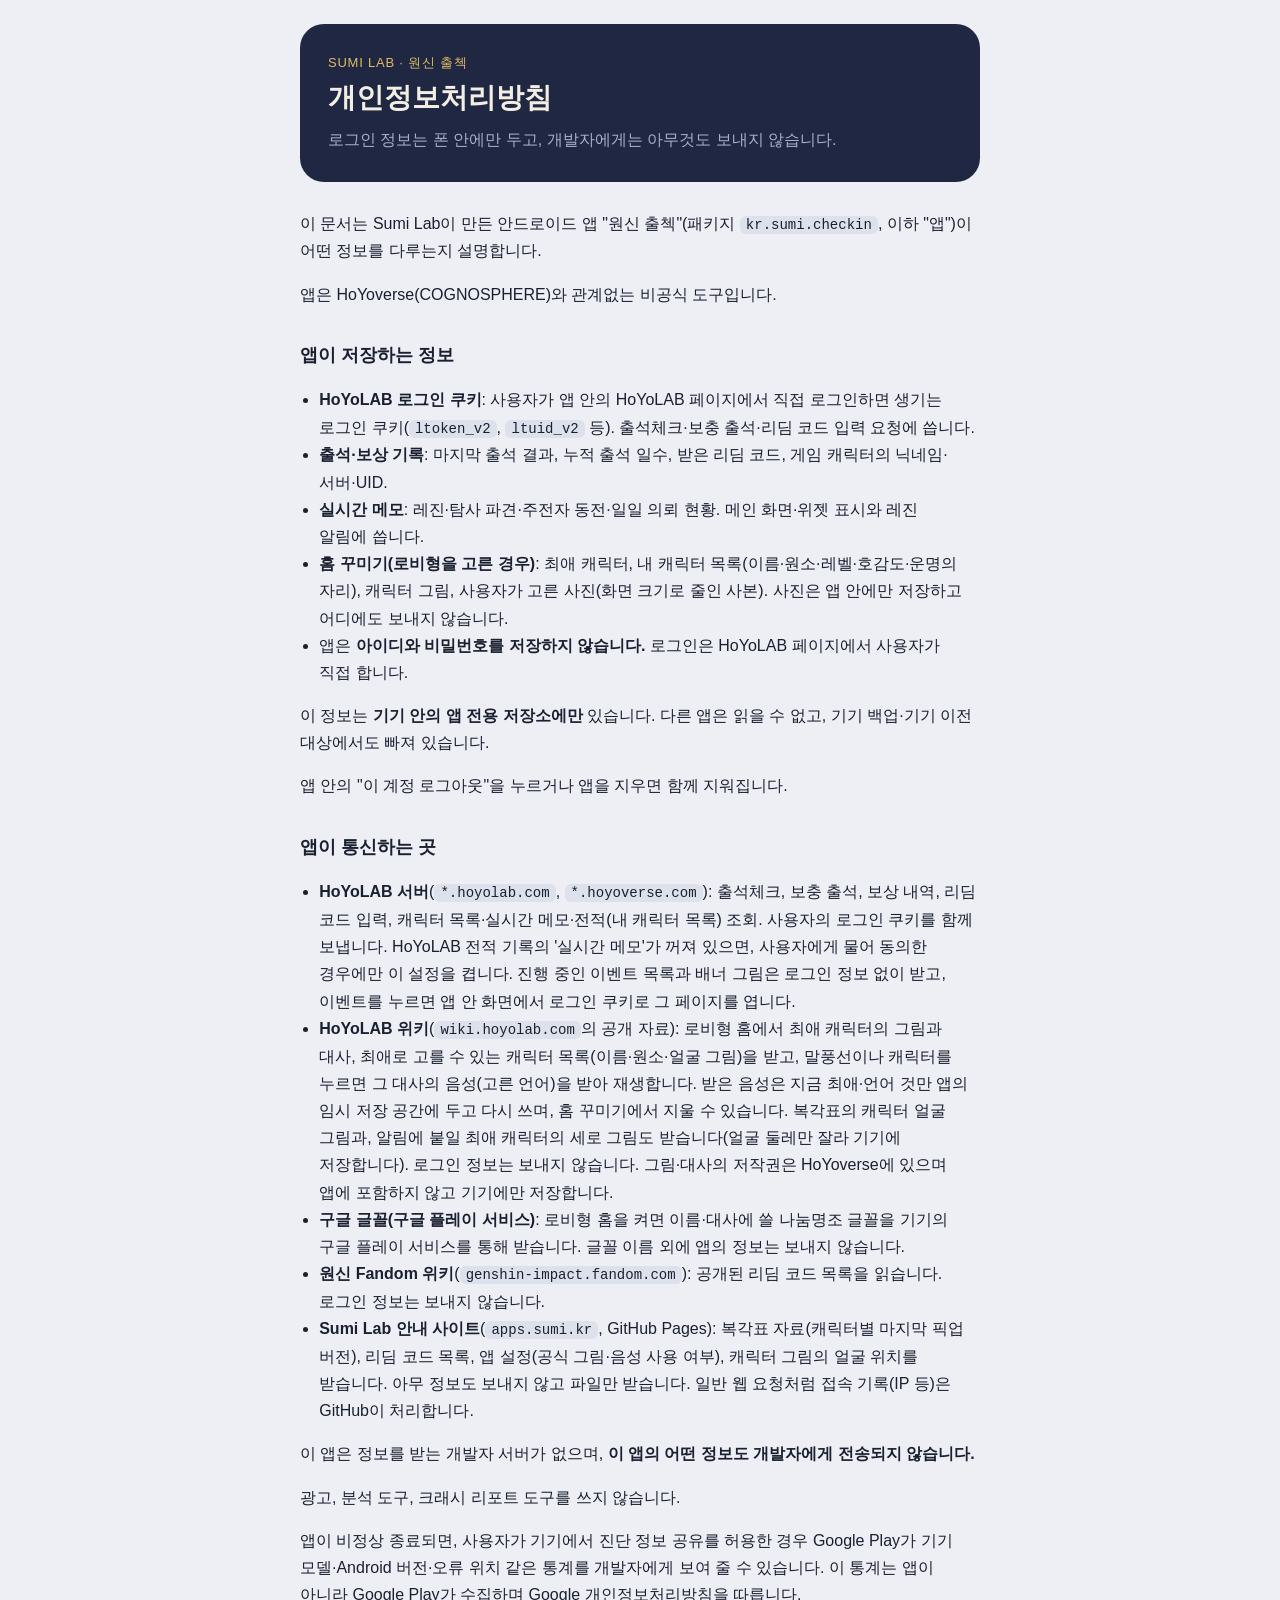
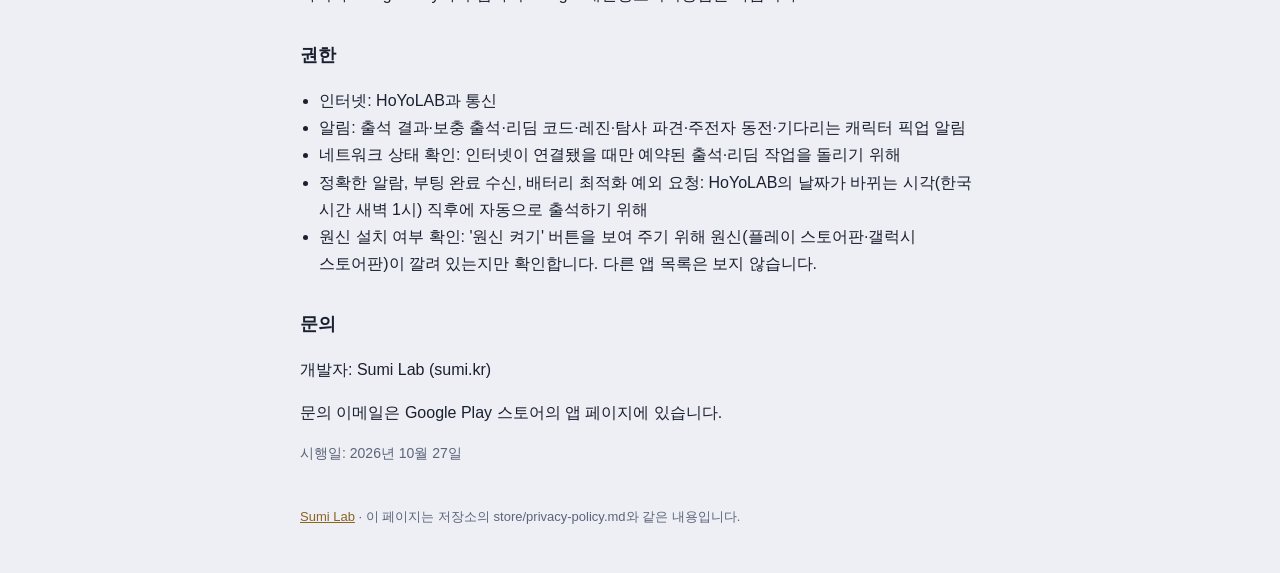
<file: checkin/privacy/index.html>
<!doctype html>
<html lang="ko">
<head>
<meta charset="utf-8">
<meta name="viewport" content="width=device-width, initial-scale=1, viewport-fit=cover">
<title>원신 출첵 개인정보처리방침</title>
<meta name="description" content="Sumi Lab의 안드로이드 앱 원신 출첵이 다루는 정보와 통신하는 곳">
<link rel="stylesheet" href="/style.css">
</head>
<body>
<main>
  <header class="hero">
    <p class="eyebrow">SUMI LAB · 원신 출첵</p>
    <h1>개인정보처리방침</h1>
    <p>로그인 정보는 폰 안에만 두고, 개발자에게는 아무것도 보내지 않습니다.</p>
  </header>
  <p>이 문서는 Sumi Lab이 만든 안드로이드 앱 &quot;원신 출첵&quot;(패키지 <code>kr.sumi.checkin</code>, 이하 &quot;앱&quot;)이 어떤 정보를 다루는지 설명합니다.</p>
  <p>앱은 HoYoverse(COGNOSPHERE)와 관계없는 비공식 도구입니다.</p>
  <h2>앱이 저장하는 정보</h2>
  <ul>
  <li><strong>HoYoLAB 로그인 쿠키</strong>: 사용자가 앱 안의 HoYoLAB 페이지에서 직접 로그인하면 생기는 로그인 쿠키(<code>ltoken_v2</code>, <code>ltuid_v2</code> 등). 출석체크·보충 출석·리딤 코드 입력 요청에 씁니다.</li>
  <li><strong>출석·보상 기록</strong>: 마지막 출석 결과, 누적 출석 일수, 받은 리딤 코드, 게임 캐릭터의 닉네임·서버·UID.</li>
  <li><strong>실시간 메모</strong>: 레진·탐사 파견·주전자 동전·일일 의뢰 현황. 메인 화면·위젯 표시와 레진 알림에 씁니다.</li>
  <li><strong>홈 꾸미기(로비형을 고른 경우)</strong>: 최애 캐릭터, 내 캐릭터 목록(이름·원소·레벨·호감도·운명의 자리), 캐릭터 그림, 사용자가 고른 사진(화면 크기로 줄인 사본). 사진은 앱 안에만 저장하고 어디에도 보내지 않습니다.</li>
  <li>앱은 <strong>아이디와 비밀번호를 저장하지 않습니다.</strong> 로그인은 HoYoLAB 페이지에서 사용자가 직접 합니다.</li>
  </ul>
  <p>이 정보는 <strong>기기 안의 앱 전용 저장소에만</strong> 있습니다. 다른 앱은 읽을 수 없고, 기기 백업·기기 이전 대상에서도 빠져 있습니다.</p>
  <p>앱 안의 &quot;이 계정 로그아웃&quot;을 누르거나 앱을 지우면 함께 지워집니다.</p>
  <h2>앱이 통신하는 곳</h2>
  <ul>
  <li><strong>HoYoLAB 서버</strong>(<code>*.hoyolab.com</code>, <code>*.hoyoverse.com</code>): 출석체크, 보충 출석, 보상 내역, 리딤 코드 입력, 캐릭터 목록·실시간 메모·전적(내 캐릭터 목록) 조회. 사용자의 로그인 쿠키를 함께 보냅니다. HoYoLAB 전적 기록의 &#39;실시간 메모&#39;가 꺼져 있으면, 사용자에게 물어 동의한 경우에만 이 설정을 켭니다. 진행 중인 이벤트 목록과 배너 그림은 로그인 정보 없이 받고, 이벤트를 누르면 앱 안 화면에서 로그인 쿠키로 그 페이지를 엽니다.</li>
  <li><strong>HoYoLAB 위키</strong>(<code>wiki.hoyolab.com</code>의 공개 자료): 로비형 홈에서 최애 캐릭터의 그림과 대사, 최애로 고를 수 있는 캐릭터 목록(이름·원소·얼굴 그림)을 받고, 말풍선이나 캐릭터를 누르면 그 대사의 음성(고른 언어)을 받아 재생합니다. 받은 음성은 지금 최애·언어 것만 앱의 임시 저장 공간에 두고 다시 쓰며, 홈 꾸미기에서 지울 수 있습니다. 복각표의 캐릭터 얼굴 그림과, 알림에 붙일 최애 캐릭터의 세로 그림도 받습니다(얼굴 둘레만 잘라 기기에 저장합니다). 로그인 정보는 보내지 않습니다. 그림·대사의 저작권은 HoYoverse에 있으며 앱에 포함하지 않고 기기에만 저장합니다.</li>
  <li><strong>구글 글꼴(구글 플레이 서비스)</strong>: 로비형 홈을 켜면 이름·대사에 쓸 나눔명조 글꼴을 기기의 구글 플레이 서비스를 통해 받습니다. 글꼴 이름 외에 앱의 정보는 보내지 않습니다.</li>
  <li><strong>원신 Fandom 위키</strong>(<code>genshin-impact.fandom.com</code>): 공개된 리딤 코드 목록을 읽습니다. 로그인 정보는 보내지 않습니다.</li>
  <li><strong>Sumi Lab 안내 사이트</strong>(<code>apps.sumi.kr</code>, GitHub Pages): 복각표 자료(캐릭터별 마지막 픽업 버전), 리딤 코드 목록, 앱 설정(공식 그림·음성 사용 여부), 캐릭터 그림의 얼굴 위치를 받습니다. 아무 정보도 보내지 않고 파일만 받습니다. 일반 웹 요청처럼 접속 기록(IP 등)은 GitHub이 처리합니다.</li>
  </ul>
  <p>이 앱은 정보를 받는 개발자 서버가 없으며, <strong>이 앱의 어떤 정보도 개발자에게 전송되지 않습니다.</strong></p>
  <p>광고, 분석 도구, 크래시 리포트 도구를 쓰지 않습니다.</p>
  <p>앱이 비정상 종료되면, 사용자가 기기에서 진단 정보 공유를 허용한 경우 Google Play가 기기 모델·Android 버전·오류 위치 같은 통계를 개발자에게 보여 줄 수 있습니다. 이 통계는 앱이 아니라 Google Play가 수집하며 Google 개인정보처리방침을 따릅니다.</p>
  <h2>권한</h2>
  <ul>
  <li>인터넷: HoYoLAB과 통신</li>
  <li>알림: 출석 결과·보충 출석·리딤 코드·레진·탐사 파견·주전자 동전·기다리는 캐릭터 픽업 알림</li>
  <li>네트워크 상태 확인: 인터넷이 연결됐을 때만 예약된 출석·리딤 작업을 돌리기 위해</li>
  <li>정확한 알람, 부팅 완료 수신, 배터리 최적화 예외 요청: HoYoLAB의 날짜가 바뀌는 시각(한국 시간 새벽 1시) 직후에 자동으로 출석하기 위해</li>
  <li>원신 설치 여부 확인: &#39;원신 켜기&#39; 버튼을 보여 주기 위해 원신(플레이 스토어판·갤럭시 스토어판)이 깔려 있는지만 확인합니다. 다른 앱 목록은 보지 않습니다.</li>
  </ul>
  <h2>문의</h2>
  <p>개발자: Sumi Lab (sumi.kr)</p>
  <p>문의 이메일은 Google Play 스토어의 앱 페이지에 있습니다.</p>
  <p class="muted">시행일: 2026년 10월 27일</p>
  <footer><a href="/">Sumi Lab</a> · 이 페이지는 저장소의 store/privacy-policy.md와 같은 내용입니다.</footer>
</main>
</body>
</html>
</file>
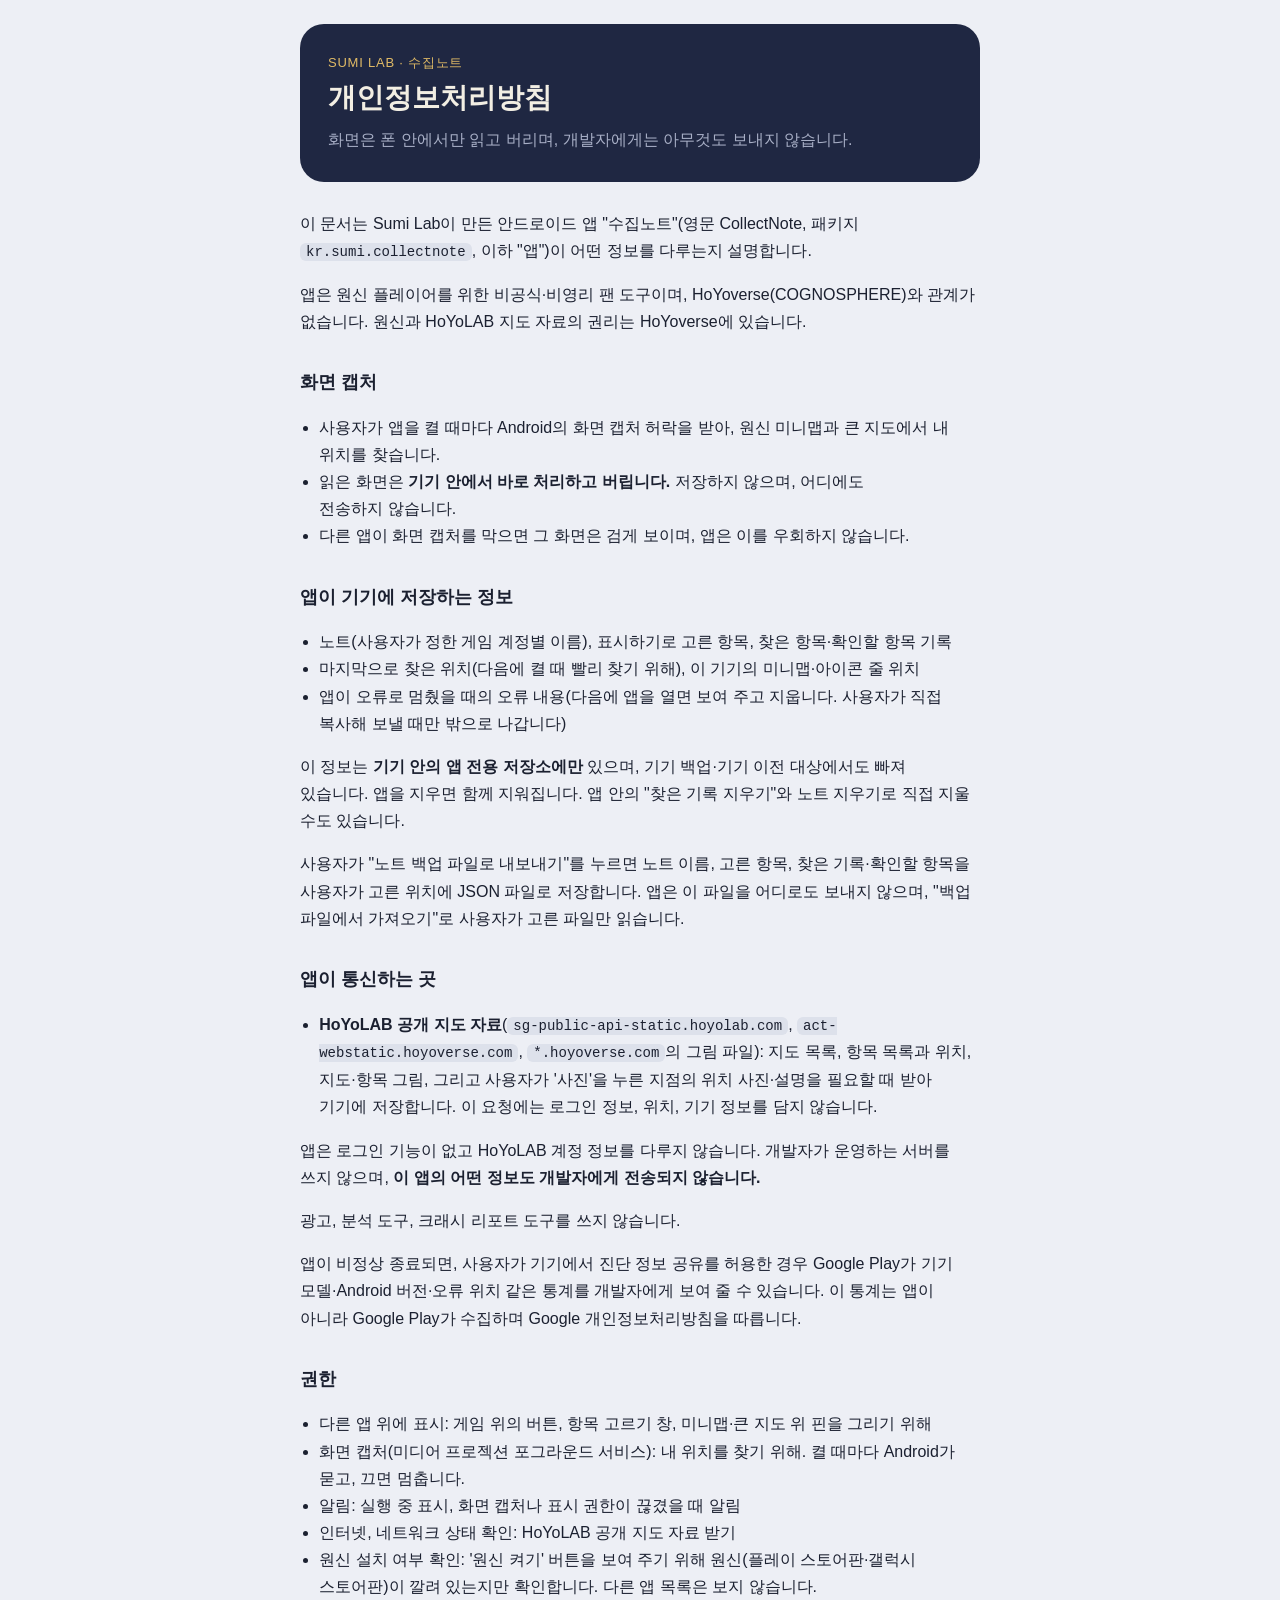
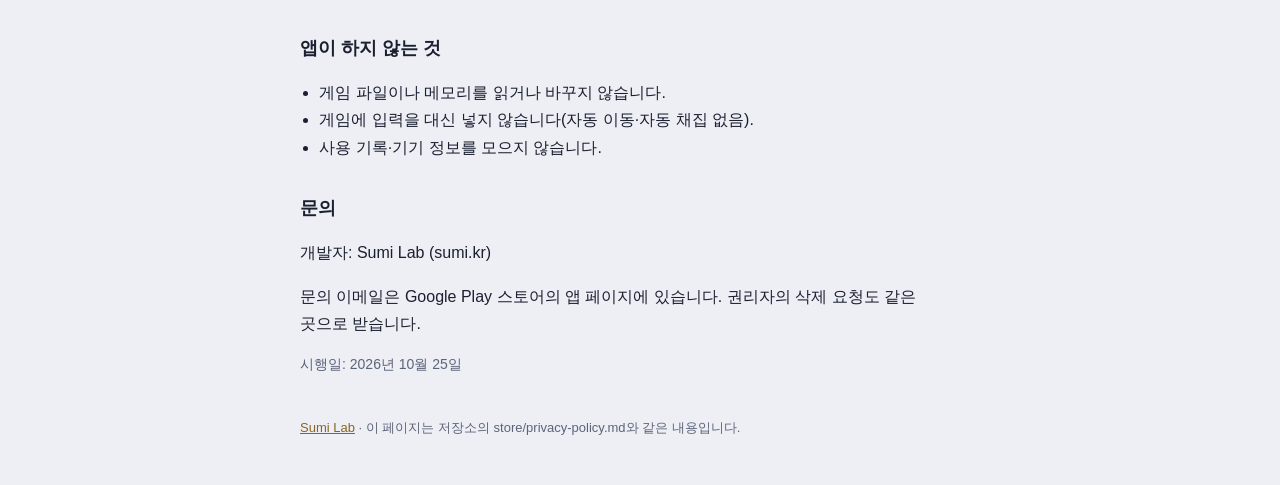
<file: collectnote/privacy/index.html>
<!doctype html>
<html lang="ko">
<head>
<meta charset="utf-8">
<meta name="viewport" content="width=device-width, initial-scale=1, viewport-fit=cover">
<title>수집노트 개인정보처리방침</title>
<meta name="description" content="Sumi Lab의 안드로이드 앱 수집노트가 다루는 정보와 통신하는 곳">
<link rel="stylesheet" href="/style.css">
</head>
<body>
<main>
  <header class="hero">
    <p class="eyebrow">SUMI LAB · 수집노트</p>
    <h1>개인정보처리방침</h1>
    <p>화면은 폰 안에서만 읽고 버리며, 개발자에게는 아무것도 보내지 않습니다.</p>
  </header>
  <p>이 문서는 Sumi Lab이 만든 안드로이드 앱 &quot;수집노트&quot;(영문 CollectNote, 패키지 <code>kr.sumi.collectnote</code>, 이하 &quot;앱&quot;)이 어떤 정보를 다루는지 설명합니다.</p>
  <p>앱은 원신 플레이어를 위한 비공식·비영리 팬 도구이며, HoYoverse(COGNOSPHERE)와 관계가 없습니다. 원신과 HoYoLAB 지도 자료의 권리는 HoYoverse에 있습니다.</p>

  <h2>화면 캡처</h2>
  <ul>
  <li>사용자가 앱을 켤 때마다 Android의 화면 캡처 허락을 받아, 원신 미니맵과 큰 지도에서 내 위치를 찾습니다.</li>
  <li>읽은 화면은 <strong>기기 안에서 바로 처리하고 버립니다.</strong> 저장하지 않으며, 어디에도 전송하지 않습니다.</li>
  <li>다른 앱이 화면 캡처를 막으면 그 화면은 검게 보이며, 앱은 이를 우회하지 않습니다.</li>
  </ul>

  <h2>앱이 기기에 저장하는 정보</h2>
  <ul>
  <li>노트(사용자가 정한 게임 계정별 이름), 표시하기로 고른 항목, 찾은 항목·확인할 항목 기록</li>
  <li>마지막으로 찾은 위치(다음에 켤 때 빨리 찾기 위해), 이 기기의 미니맵·아이콘 줄 위치</li>
  <li>앱이 오류로 멈췄을 때의 오류 내용(다음에 앱을 열면 보여 주고 지웁니다. 사용자가 직접 복사해 보낼 때만 밖으로 나갑니다)</li>
  </ul>
  <p>이 정보는 <strong>기기 안의 앱 전용 저장소에만</strong> 있으며, 기기 백업·기기 이전 대상에서도 빠져 있습니다. 앱을 지우면 함께 지워집니다. 앱 안의 &quot;찾은 기록 지우기&quot;와 노트 지우기로 직접 지울 수도 있습니다.</p>
  <p>사용자가 &quot;노트 백업 파일로 내보내기&quot;를 누르면 노트 이름, 고른 항목, 찾은 기록·확인할 항목을 사용자가 고른 위치에 JSON 파일로 저장합니다. 앱은 이 파일을 어디로도 보내지 않으며, &quot;백업 파일에서 가져오기&quot;로 사용자가 고른 파일만 읽습니다.</p>

  <h2>앱이 통신하는 곳</h2>
  <ul>
  <li><strong>HoYoLAB 공개 지도 자료</strong>(<code>sg-public-api-static.hoyolab.com</code>, <code>act-webstatic.hoyoverse.com</code>, <code>*.hoyoverse.com</code>의 그림 파일): 지도 목록, 항목 목록과 위치, 지도·항목 그림, 그리고 사용자가 &#39;사진&#39;을 누른 지점의 위치 사진·설명을 필요할 때 받아 기기에 저장합니다. 이 요청에는 로그인 정보, 위치, 기기 정보를 담지 않습니다.</li>
  </ul>
  <p>앱은 로그인 기능이 없고 HoYoLAB 계정 정보를 다루지 않습니다. 개발자가 운영하는 서버를 쓰지 않으며, <strong>이 앱의 어떤 정보도 개발자에게 전송되지 않습니다.</strong></p>
  <p>광고, 분석 도구, 크래시 리포트 도구를 쓰지 않습니다.</p>
  <p>앱이 비정상 종료되면, 사용자가 기기에서 진단 정보 공유를 허용한 경우 Google Play가 기기 모델·Android 버전·오류 위치 같은 통계를 개발자에게 보여 줄 수 있습니다. 이 통계는 앱이 아니라 Google Play가 수집하며 Google 개인정보처리방침을 따릅니다.</p>

  <h2>권한</h2>
  <ul>
  <li>다른 앱 위에 표시: 게임 위의 버튼, 항목 고르기 창, 미니맵·큰 지도 위 핀을 그리기 위해</li>
  <li>화면 캡처(미디어 프로젝션 포그라운드 서비스): 내 위치를 찾기 위해. 켤 때마다 Android가 묻고, 끄면 멈춥니다.</li>
  <li>알림: 실행 중 표시, 화면 캡처나 표시 권한이 끊겼을 때 알림</li>
  <li>인터넷, 네트워크 상태 확인: HoYoLAB 공개 지도 자료 받기</li>
  <li>원신 설치 여부 확인: &#39;원신 켜기&#39; 버튼을 보여 주기 위해 원신(플레이 스토어판·갤럭시 스토어판)이 깔려 있는지만 확인합니다. 다른 앱 목록은 보지 않습니다.</li>
  </ul>

  <h2>앱이 하지 않는 것</h2>
  <ul>
  <li>게임 파일이나 메모리를 읽거나 바꾸지 않습니다.</li>
  <li>게임에 입력을 대신 넣지 않습니다(자동 이동·자동 채집 없음).</li>
  <li>사용 기록·기기 정보를 모으지 않습니다.</li>
  </ul>

  <h2>문의</h2>
  <p>개발자: Sumi Lab (sumi.kr)</p>
  <p>문의 이메일은 Google Play 스토어의 앱 페이지에 있습니다. 권리자의 삭제 요청도 같은 곳으로 받습니다.</p>
  <p class="muted">시행일: 2026년 10월 25일</p>
  <footer><a href="/">Sumi Lab</a> · 이 페이지는 저장소의 store/privacy-policy.md와 같은 내용입니다.</footer>
</main>
</body>
</html>
</file>
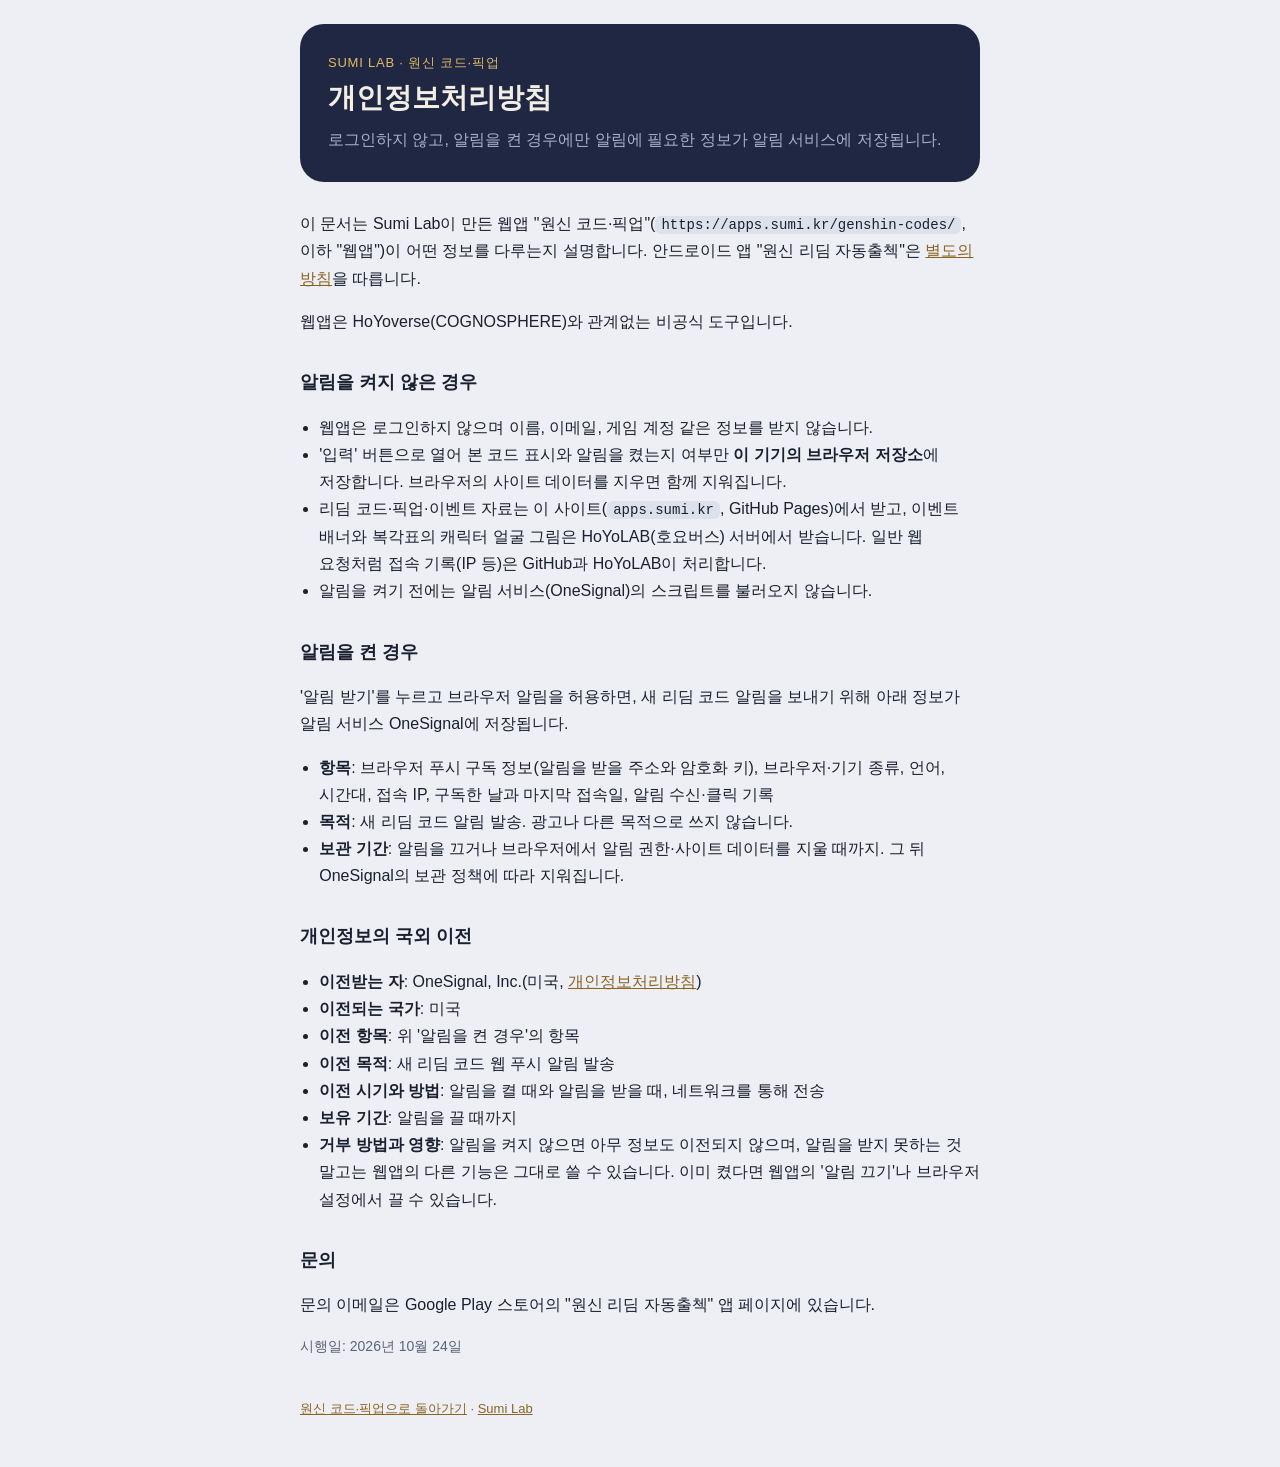
<file: genshin-codes/privacy/index.html>
<!doctype html>
<html lang="ko">
<head>
<meta charset="utf-8">
<meta name="viewport" content="width=device-width, initial-scale=1, viewport-fit=cover">
<title>원신 코드·픽업 개인정보처리방침</title>
<meta name="description" content="Sumi Lab의 웹앱 원신 코드·픽업이 다루는 정보와 알림 서비스">
<link rel="stylesheet" href="/style.css">
</head>
<body>
<main>
  <header class="hero">
    <p class="eyebrow">SUMI LAB · 원신 코드·픽업</p>
    <h1>개인정보처리방침</h1>
    <p>로그인하지 않고, 알림을 켠 경우에만 알림에 필요한 정보가 알림 서비스에 저장됩니다.</p>
  </header>
  <p>이 문서는 Sumi Lab이 만든 웹앱 &quot;원신 코드·픽업&quot;(<code>https://apps.sumi.kr/genshin-codes/</code>, 이하 &quot;웹앱&quot;)이 어떤 정보를 다루는지 설명합니다.
    안드로이드 앱 &quot;원신 리딤 자동출첵&quot;은 <a href="/checkin/privacy/">별도의 방침</a>을 따릅니다.</p>
  <p>웹앱은 HoYoverse(COGNOSPHERE)와 관계없는 비공식 도구입니다.</p>

  <h2>알림을 켜지 않은 경우</h2>
  <ul>
  <li>웹앱은 로그인하지 않으며 이름, 이메일, 게임 계정 같은 정보를 받지 않습니다.</li>
  <li>&#39;입력&#39; 버튼으로 열어 본 코드 표시와 알림을 켰는지 여부만 <strong>이 기기의 브라우저 저장소</strong>에 저장합니다. 브라우저의 사이트 데이터를 지우면 함께 지워집니다.</li>
  <li>리딤 코드·픽업·이벤트 자료는 이 사이트(<code>apps.sumi.kr</code>, GitHub Pages)에서 받고, 이벤트 배너와 복각표의 캐릭터 얼굴 그림은 HoYoLAB(호요버스) 서버에서 받습니다. 일반 웹 요청처럼 접속 기록(IP 등)은 GitHub과 HoYoLAB이 처리합니다.</li>
  <li>알림을 켜기 전에는 알림 서비스(OneSignal)의 스크립트를 불러오지 않습니다.</li>
  </ul>

  <h2>알림을 켠 경우</h2>
  <p>&#39;알림 받기&#39;를 누르고 브라우저 알림을 허용하면, 새 리딤 코드 알림을 보내기 위해 아래 정보가 알림 서비스 OneSignal에 저장됩니다.</p>
  <ul>
  <li><strong>항목</strong>: 브라우저 푸시 구독 정보(알림을 받을 주소와 암호화 키), 브라우저·기기 종류, 언어, 시간대, 접속 IP, 구독한 날과 마지막 접속일, 알림 수신·클릭 기록</li>
  <li><strong>목적</strong>: 새 리딤 코드 알림 발송. 광고나 다른 목적으로 쓰지 않습니다.</li>
  <li><strong>보관 기간</strong>: 알림을 끄거나 브라우저에서 알림 권한·사이트 데이터를 지울 때까지. 그 뒤 OneSignal의 보관 정책에 따라 지워집니다.</li>
  </ul>

  <h2>개인정보의 국외 이전</h2>
  <ul>
  <li><strong>이전받는 자</strong>: OneSignal, Inc.(미국, <a href="https://onesignal.com/privacy" target="_blank" rel="noopener">개인정보처리방침</a>)</li>
  <li><strong>이전되는 국가</strong>: 미국</li>
  <li><strong>이전 항목</strong>: 위 &#39;알림을 켠 경우&#39;의 항목</li>
  <li><strong>이전 목적</strong>: 새 리딤 코드 웹 푸시 알림 발송</li>
  <li><strong>이전 시기와 방법</strong>: 알림을 켤 때와 알림을 받을 때, 네트워크를 통해 전송</li>
  <li><strong>보유 기간</strong>: 알림을 끌 때까지</li>
  <li><strong>거부 방법과 영향</strong>: 알림을 켜지 않으면 아무 정보도 이전되지 않으며, 알림을 받지 못하는 것 말고는 웹앱의 다른 기능은 그대로 쓸 수 있습니다. 이미 켰다면 웹앱의 &#39;알림 끄기&#39;나 브라우저 설정에서 끌 수 있습니다.</li>
  </ul>

  <h2>문의</h2>
  <p>문의 이메일은 Google Play 스토어의 &quot;원신 리딤 자동출첵&quot; 앱 페이지에 있습니다.</p>
  <p class="muted">시행일: 2026년 10월 24일</p>
  <footer><a href="/genshin-codes/">원신 코드·픽업으로 돌아가기</a> · <a href="/">Sumi Lab</a></footer>
</main>
</body>
</html>
</file>
<file: style.css>
/* Sumi Lab: 앱과 같은 밤하늘 남색과 별빛 금색 */
:root {
  --bg: #EDEFF5; --surface: #FFFFFF; --line: #DDE1EB;
  --ink: #1B2030; --muted: #5C6479; --accent: #8A6420;
  --hero: #1F2742; --hero-ink: #F2EEE3; --gold: #E1BB66;
  color-scheme: light;
}
@media (prefers-color-scheme: dark) {
  :root { --bg: #0F121A; --surface: #181C27; --line: #272D3D; --ink: #E6E8EF; --muted: #969DB1; --accent: #E1BB66; --hero: #1C2340; color-scheme: dark; }
}
* { box-sizing: border-box; }
body {
  margin: 0; background: var(--bg); color: var(--ink);
  font: 16px/1.7 -apple-system, "Apple SD Gothic Neo", "Noto Sans KR", "Malgun Gothic", sans-serif;
  padding: 0 max(16px, env(safe-area-inset-left)) 48px max(16px, env(safe-area-inset-right));
  /* 한글은 단어 중간에서 줄을 바꾸지 않고, 마지막 줄에 한 단어만 남지 않게 */
  word-break: keep-all; overflow-wrap: break-word; text-wrap: pretty;
}
h1, h2, h3 { text-wrap: balance; }
main { max-width: 680px; margin: 0 auto; }
header.hero {
  background: var(--hero); color: var(--hero-ink); border-radius: 24px;
  padding: 28px; margin: 24px 0 28px;
}
header.hero .eyebrow { color: var(--gold); font-size: 13px; letter-spacing: .06em; margin: 0 0 6px; }
header.hero h1 { margin: 0; font-size: 28px; line-height: 1.3; text-wrap: balance; }
header.hero p { margin: 10px 0 0; color: #A8AFC6; }
h2 { font-size: 18px; margin: 32px 0 8px; }
p, li { color: var(--ink); }
.muted { color: var(--muted); font-size: 14px; }
ul { padding-left: 1.2em; }
code { background: var(--line); border-radius: 6px; padding: 1px 6px; font-size: 14px; }
a { color: var(--accent); }
.card {
  display: block; background: var(--surface); border: 1px solid var(--line); border-radius: 20px;
  padding: 18px 20px; text-decoration: none; color: var(--ink); margin-bottom: 12px;
}
.card strong { display: block; font-size: 17px; }
.card span { color: var(--muted); font-size: 14px; }
footer { margin-top: 40px; color: var(--muted); font-size: 13px; }

/* 앱 소개 페이지 */
.app-title { display: flex; align-items: center; gap: 14px; }
.app-title img { border-radius: 14px; flex: none; }
.app-title .eyebrow { margin-bottom: 2px; }
.notice {
  display: block; background: var(--surface); border: 1px solid var(--gold); border-radius: 20px;
  padding: 16px 20px; margin-bottom: 12px;
}
.notice strong { display: block; text-wrap: balance; }
.notice span { color: var(--muted); font-size: 14px; }
.steps { list-style: none; padding: 0; margin: 0 0 8px; counter-reset: step; }
.steps li {
  counter-increment: step; display: flex; align-items: center; gap: 14px;
  background: var(--surface); border: 1px solid var(--line); border-radius: 20px;
  padding: 14px 16px; margin-bottom: 10px;
}
.steps li::before {
  content: counter(step); flex: none; width: 32px; height: 32px; border-radius: 50%;
  display: grid; place-items: center; font-weight: 700; font-size: 15px;
  background: var(--hero); color: var(--gold);
}
.step-text { flex: 1; min-width: 0; }
.step-text strong { display: block; }
.step-text span { color: var(--muted); font-size: 14px; line-height: 1.5; display: block; }
.button {
  flex: none; display: inline-flex; align-items: center; justify-content: center; min-height: 44px;
  padding: 0 18px; border-radius: 22px; border: 1px solid var(--muted);
  color: var(--accent); font-weight: 600; font-size: 15px; text-decoration: none; white-space: nowrap;
}
.button.primary { background: var(--hero); border-color: var(--hero); color: var(--gold); }
@media (prefers-color-scheme: dark) { .button.primary { background: var(--gold); border-color: var(--gold); color: #2A1F08; } }
.shots {
  display: flex; gap: 12px; overflow-x: auto; scroll-snap-type: x mandatory;
  margin: 24px -16px 8px; padding: 0 16px 8px; -webkit-overflow-scrolling: touch;
}
.shots img {
  flex: none; width: 46%; max-width: 240px; height: auto; border-radius: 16px;
  scroll-snap-align: start; border: 1px solid var(--line);
}
.features li { margin-bottom: 8px; }
.features strong { display: block; }
details { background: var(--surface); border: 1px solid var(--line); border-radius: 16px; padding: 12px 16px; margin-bottom: 8px; }
summary { cursor: pointer; font-weight: 600; }
details p { margin: 8px 0 0; color: var(--muted); font-size: 15px; }
</file>
